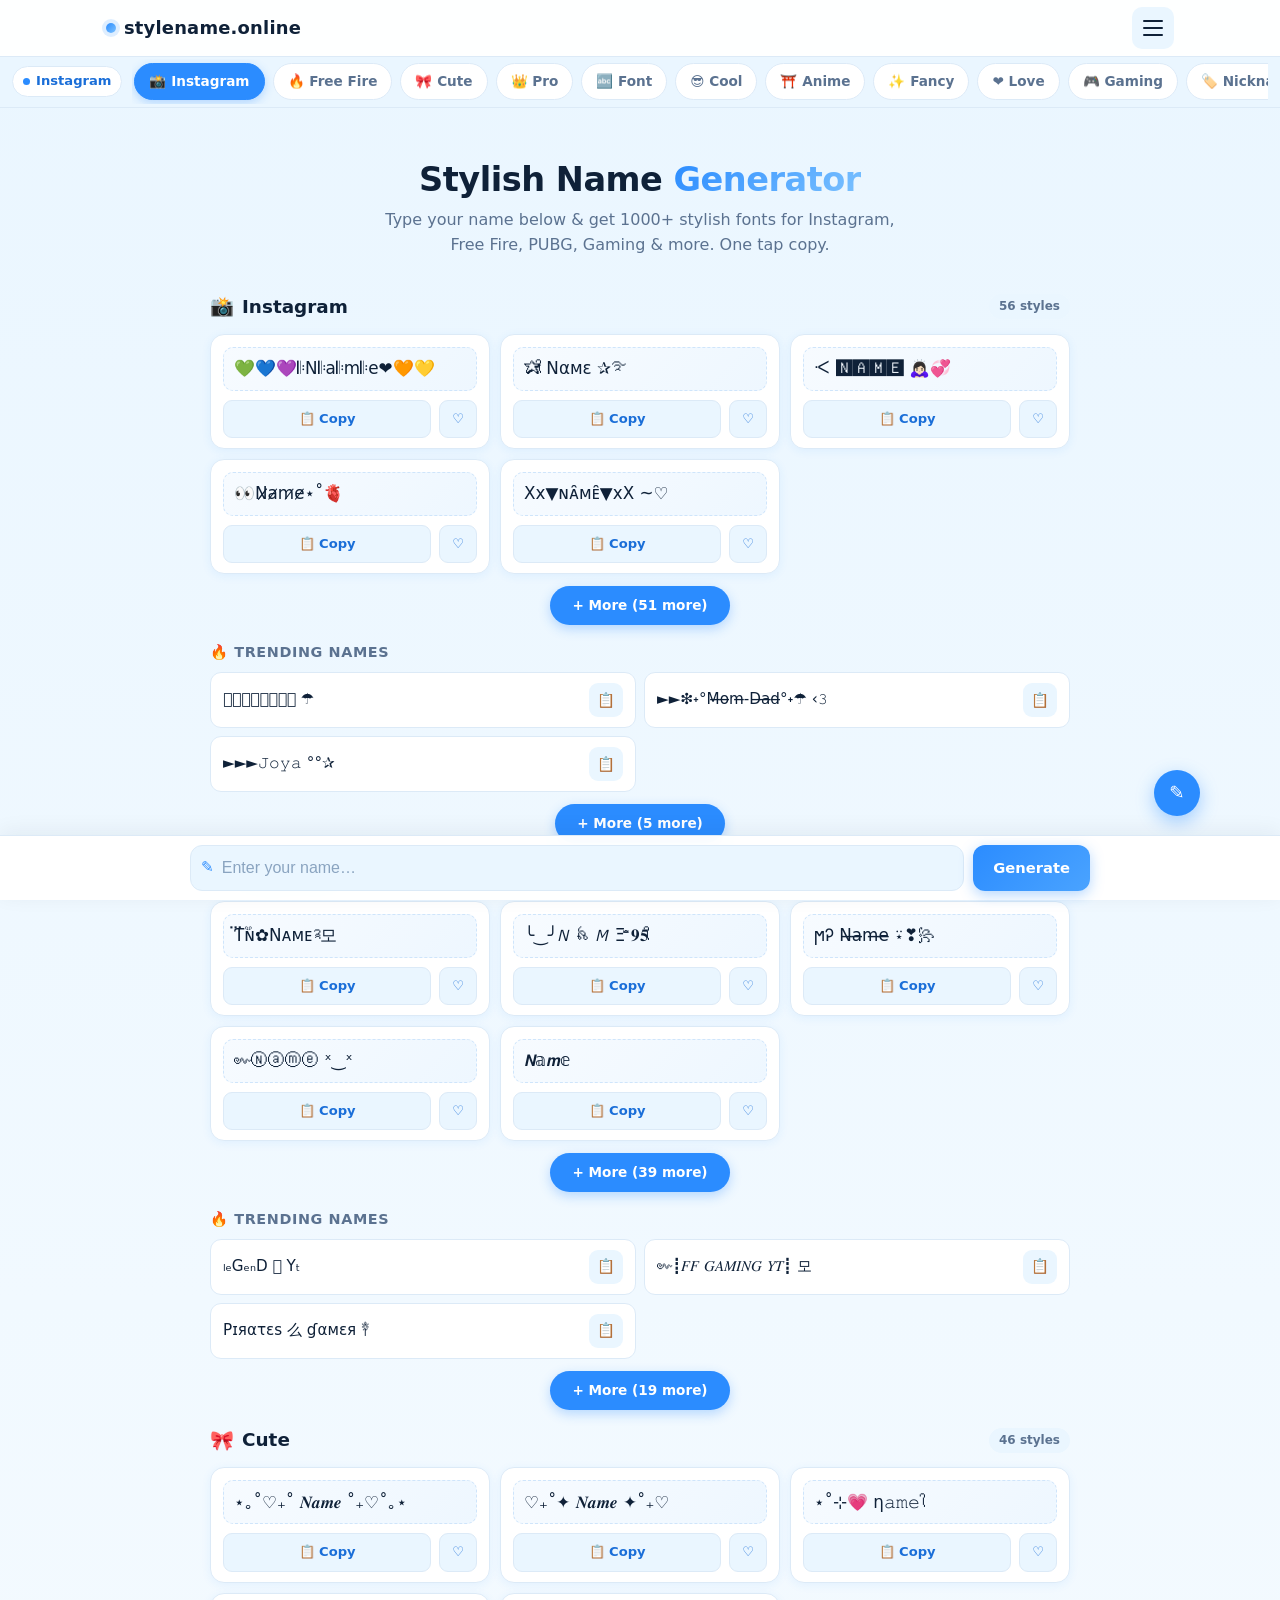
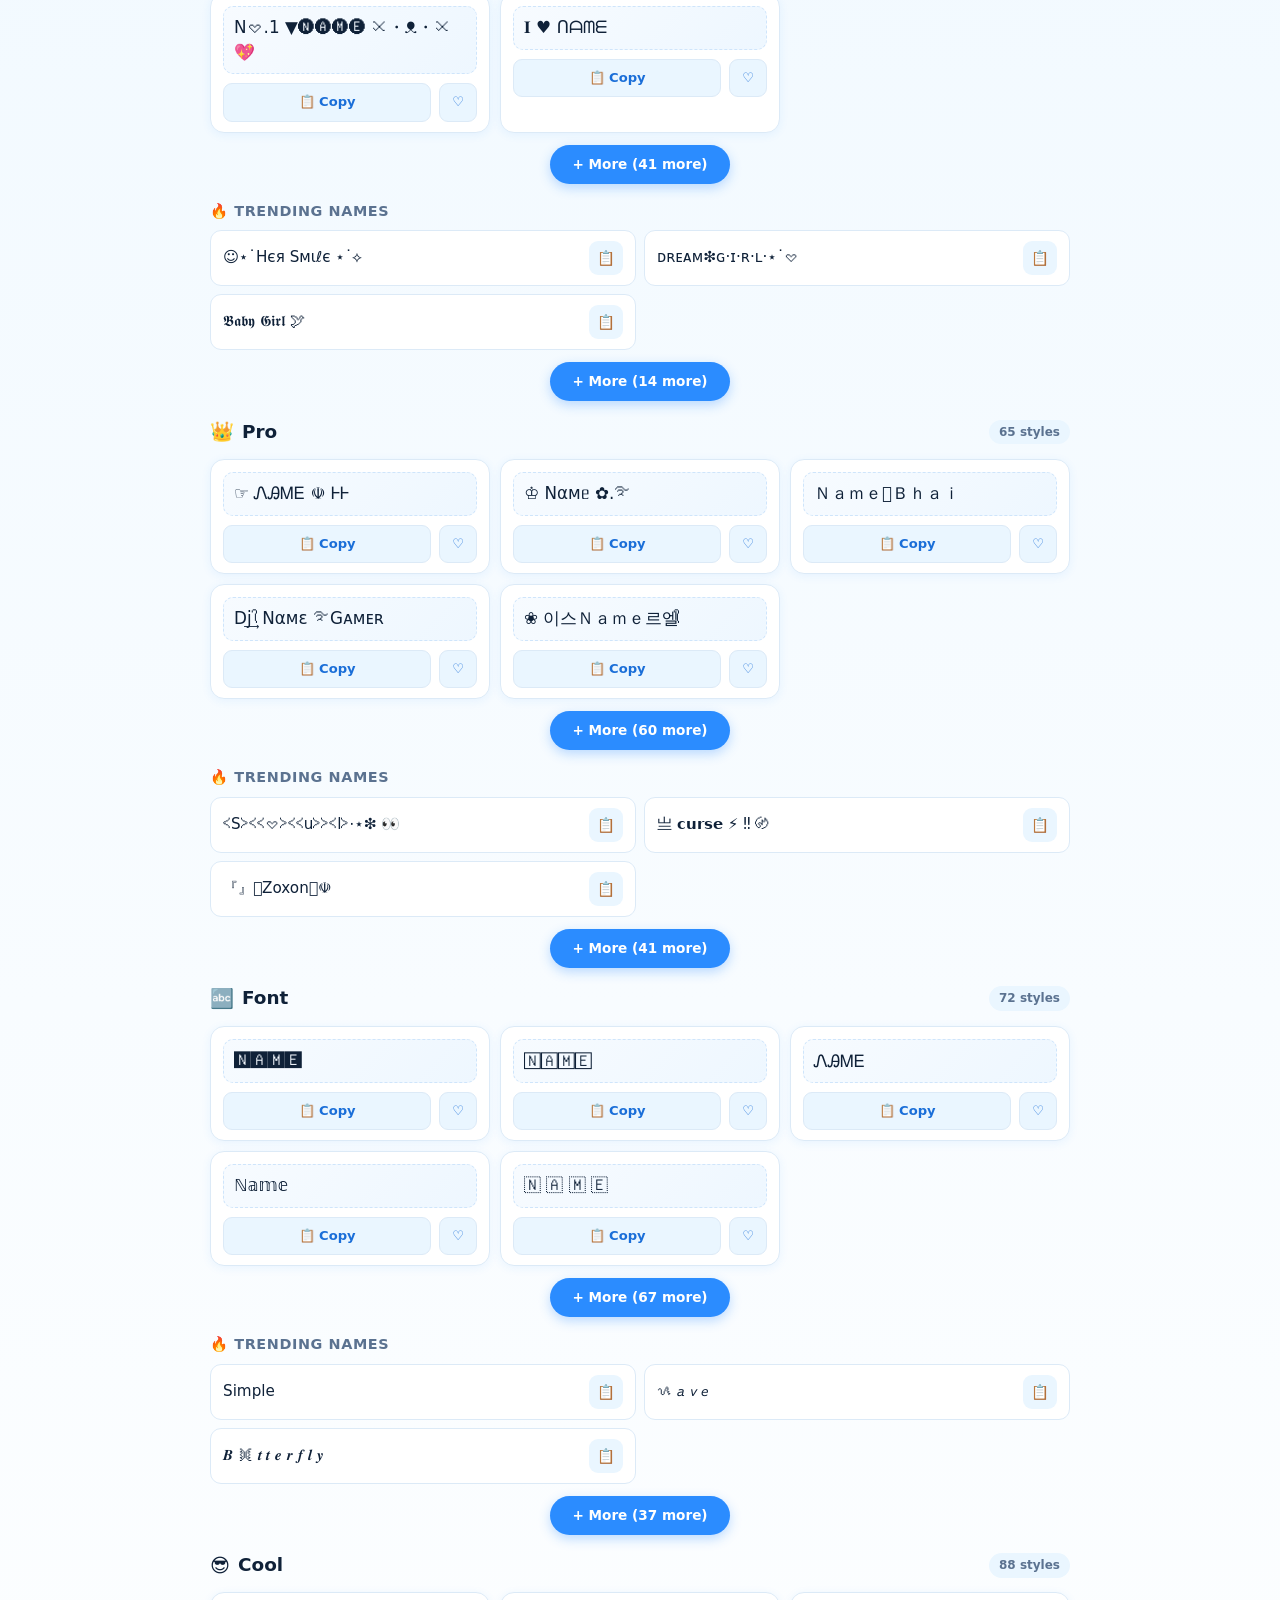
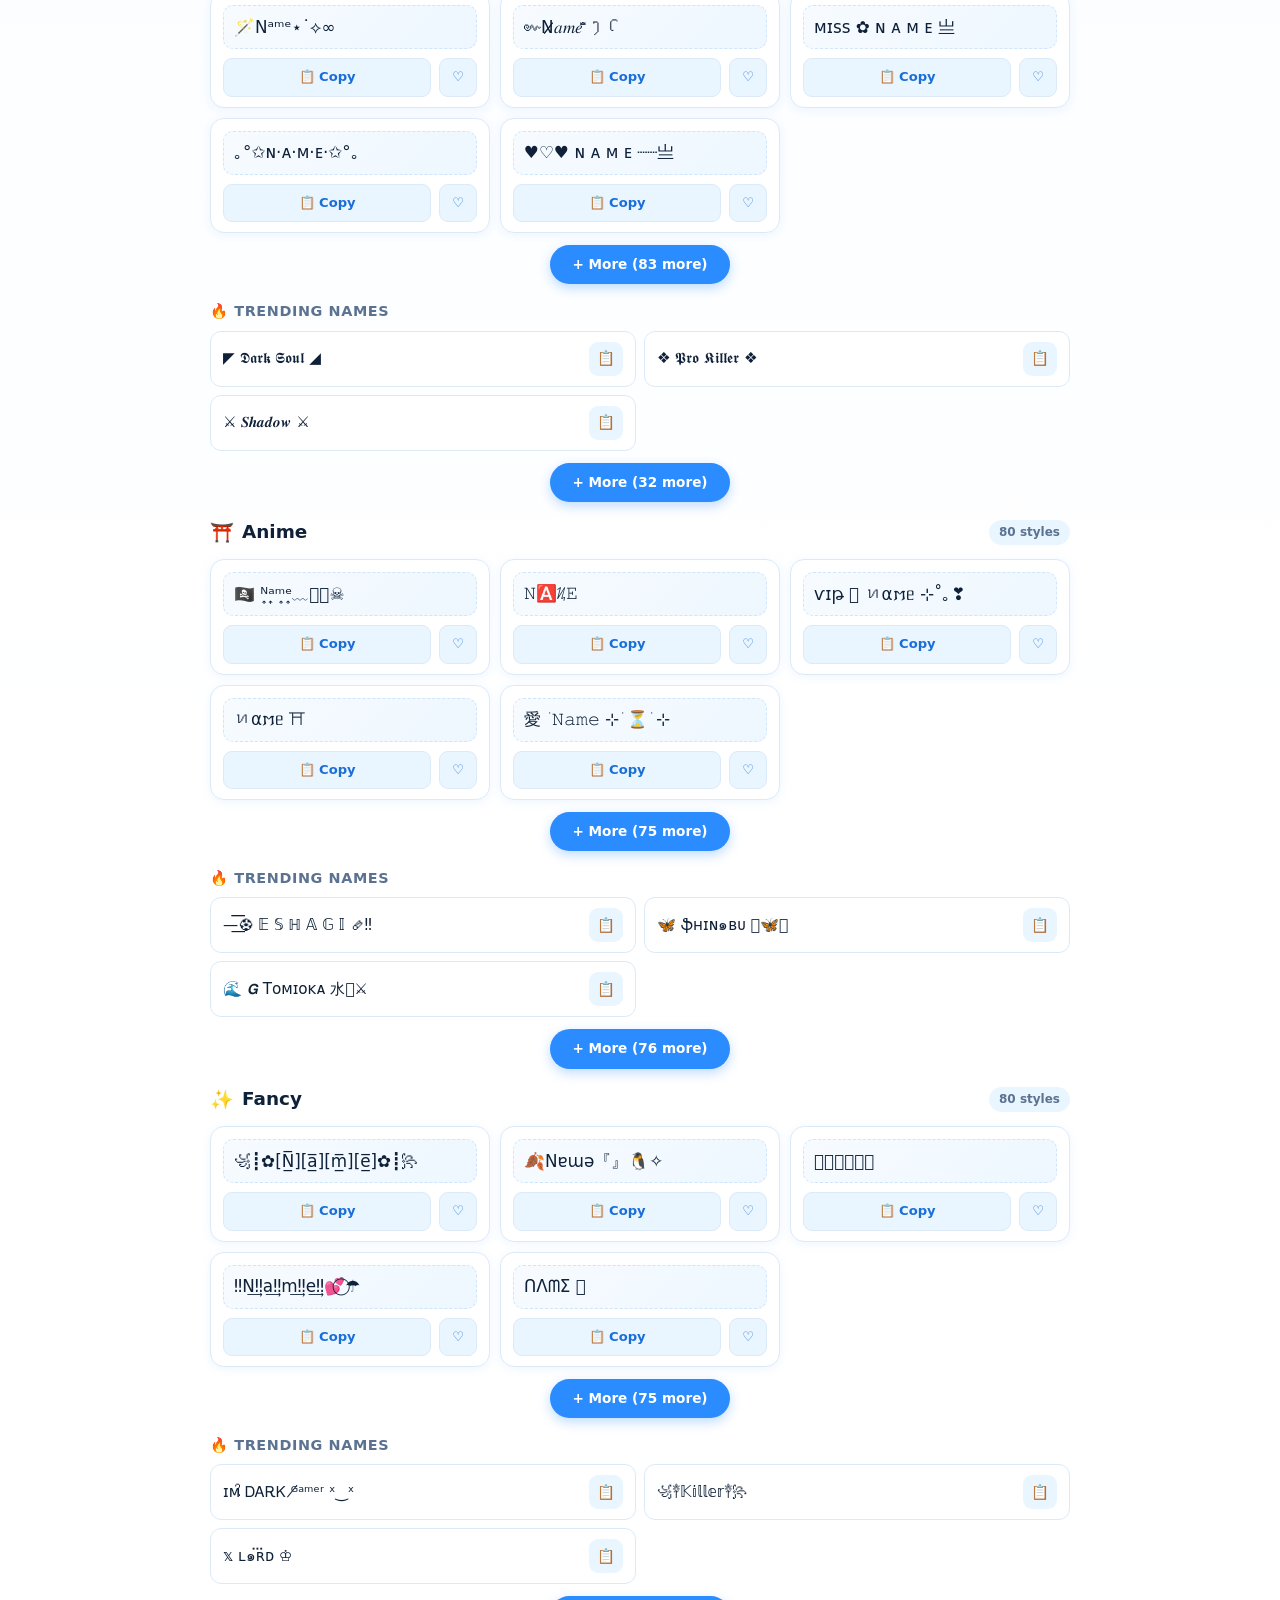
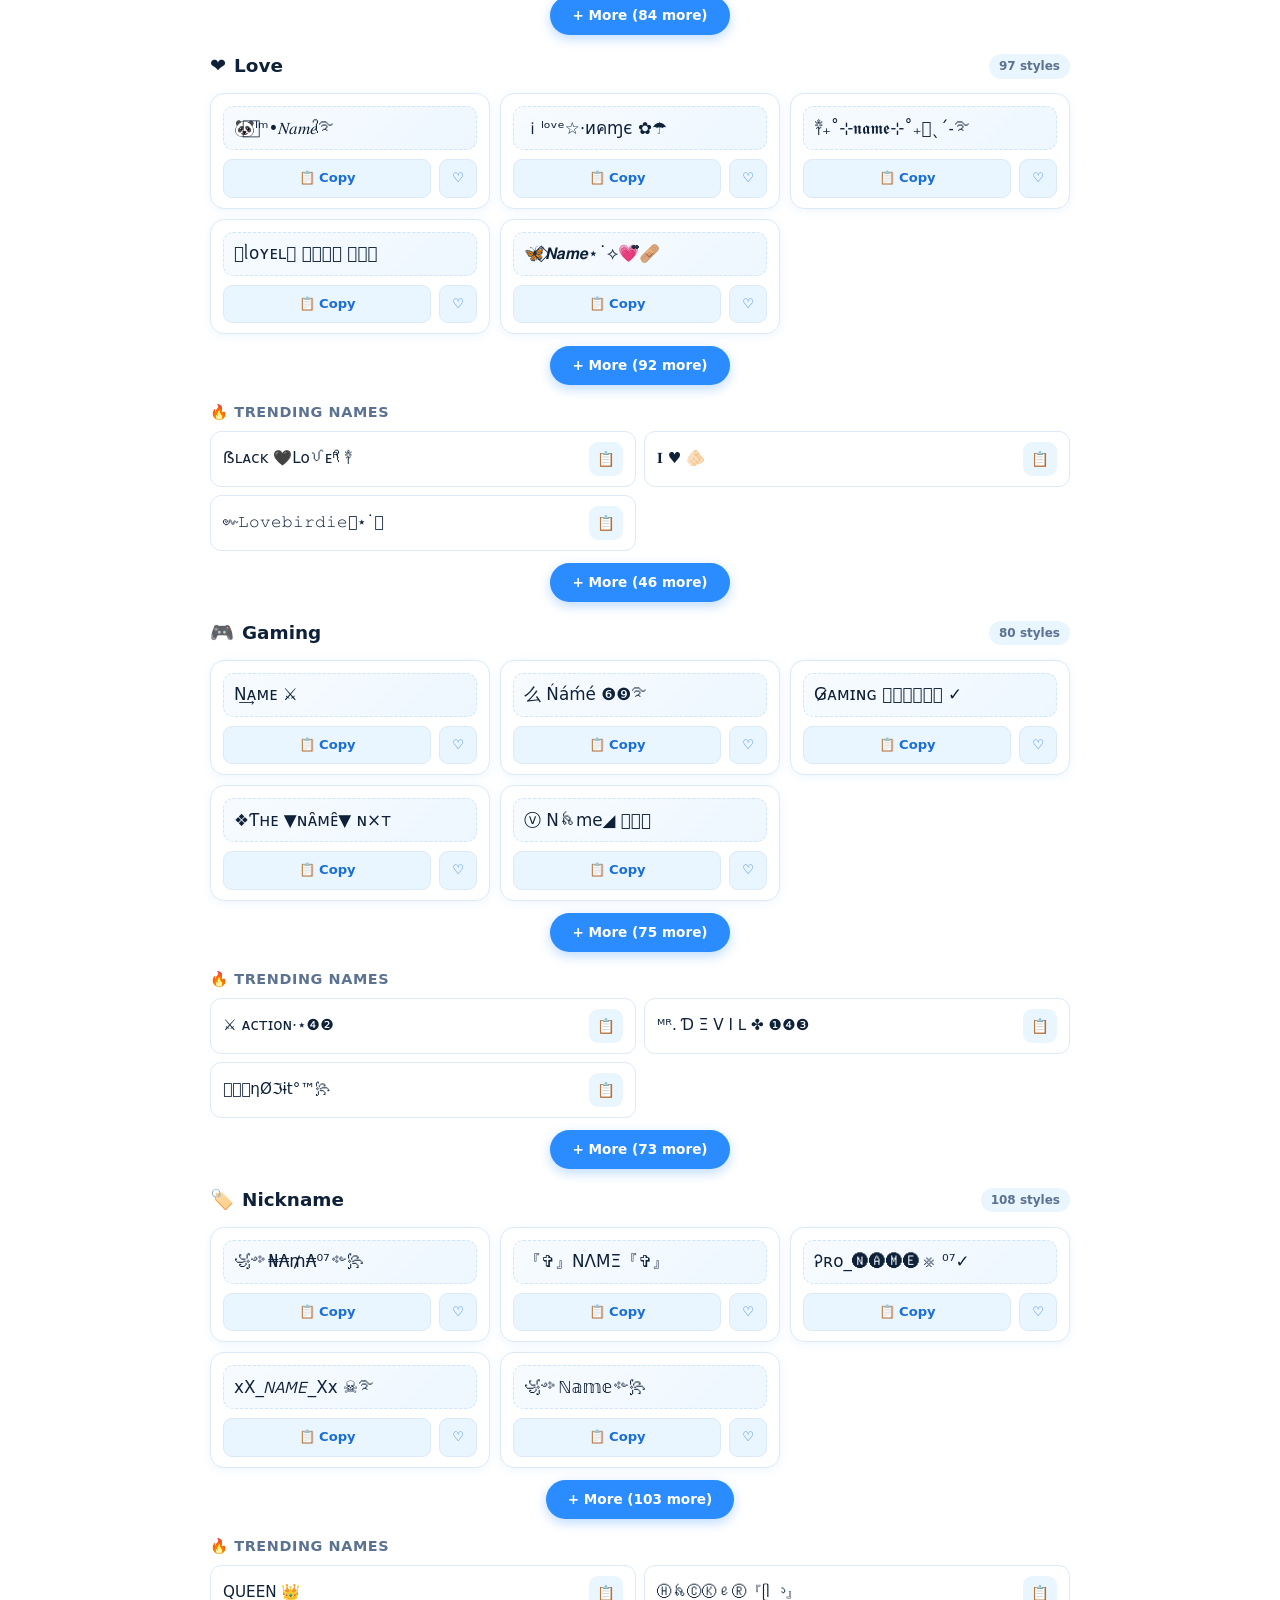
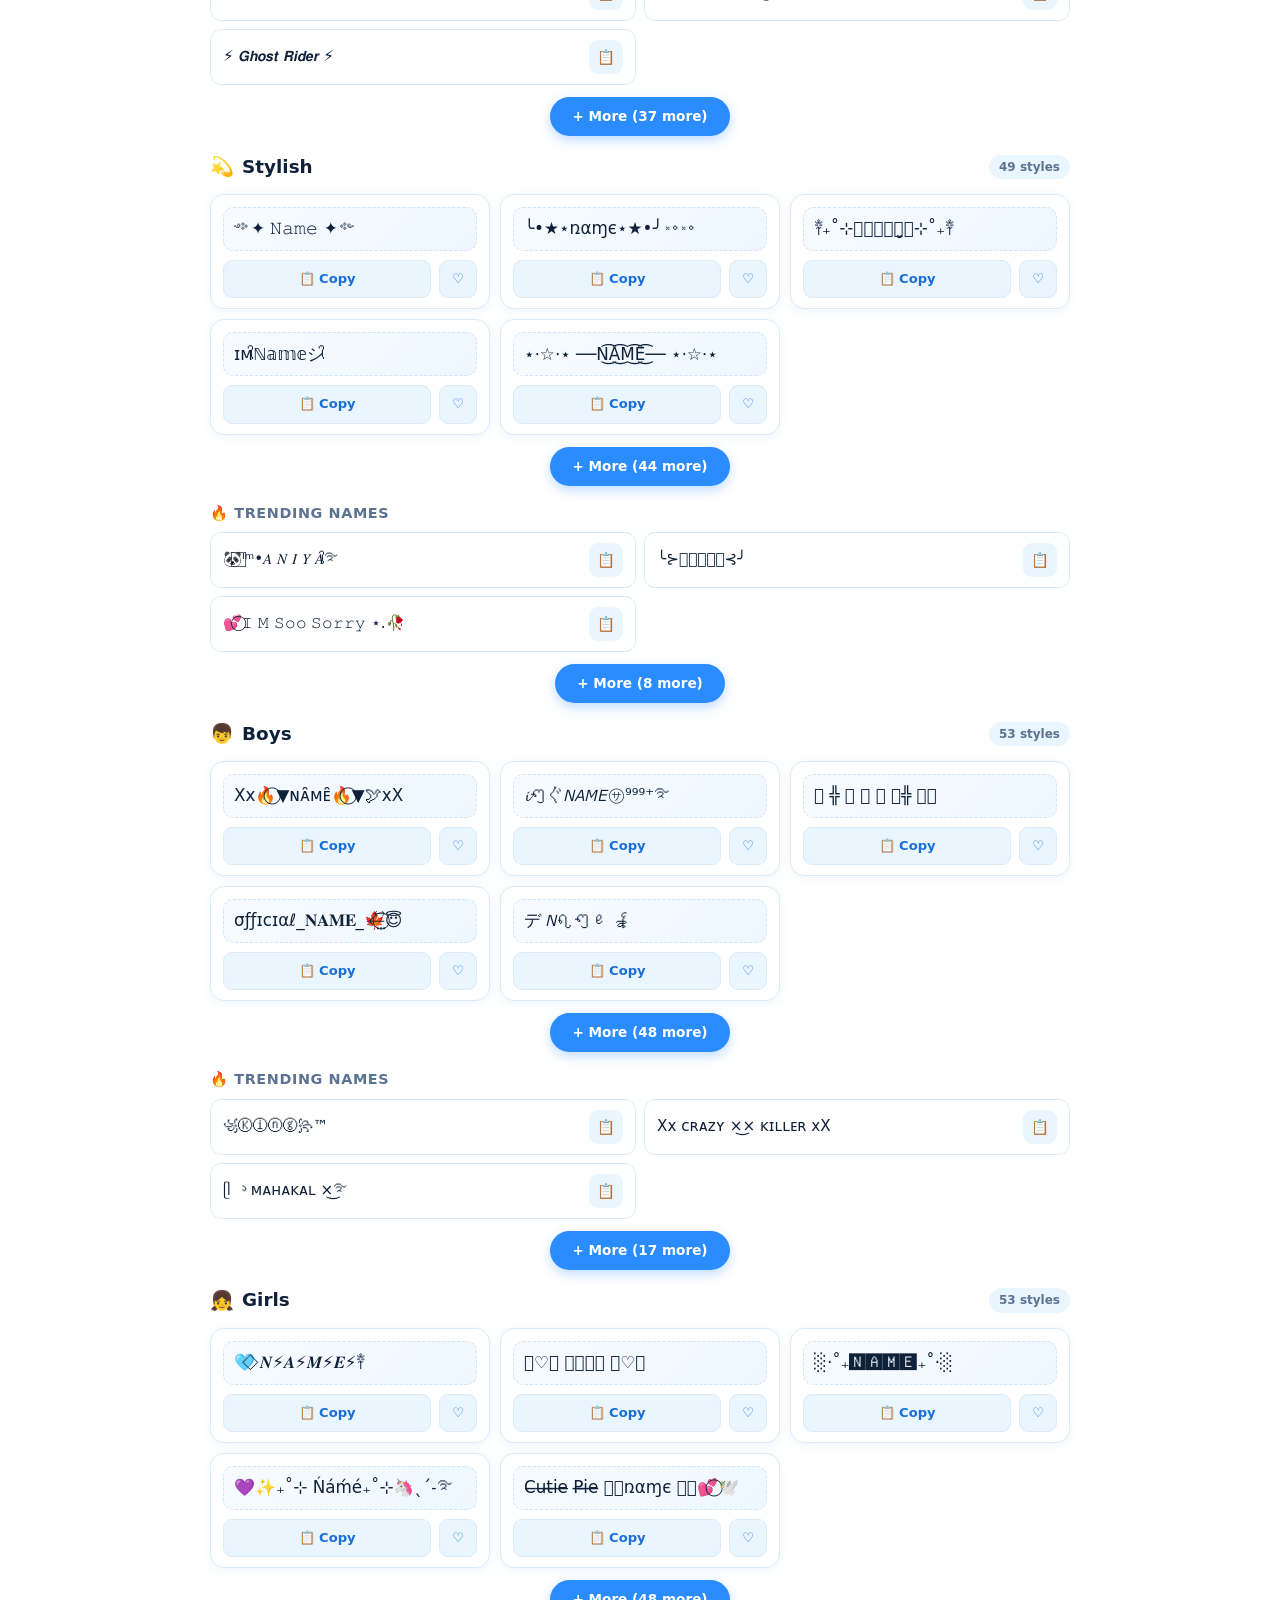
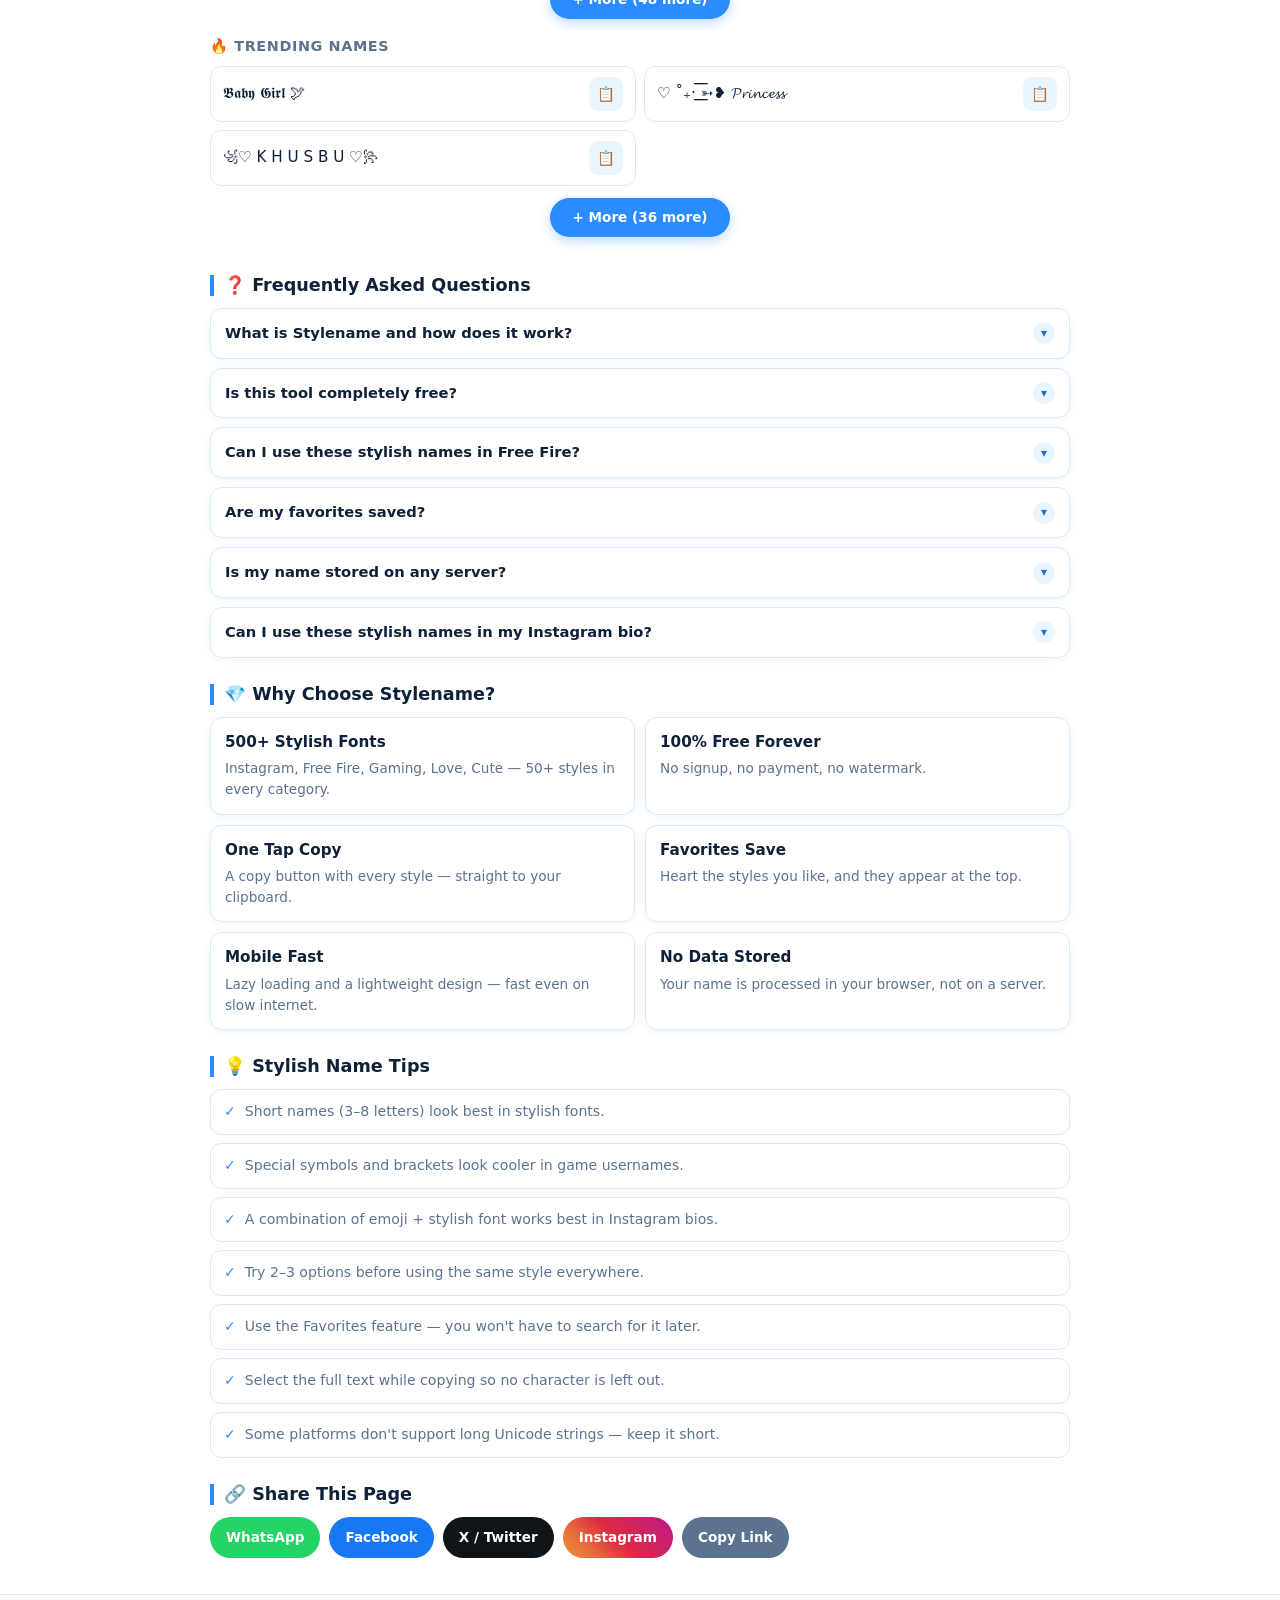
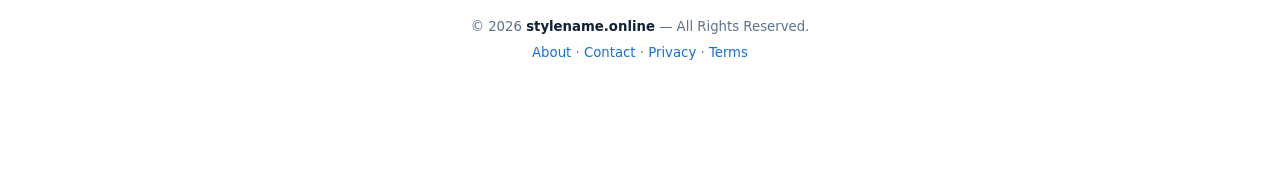
<file: index.html>
<!DOCTYPE html>
<html lang="en">
<head>
 <meta name="google-site-verification" content="-A2TM0O0LLWwvQS19-L1hu9vv6zQWv598u8ltBG8pI8">
<meta charset="UTF-8">
<meta name="viewport" content="width=device-width, initial-scale=1, viewport-fit=cover">
<title>Stylename.online —😍 𖣿⊹Ⓖⓔⓝⓔⓡⓐⓣⓔ ꜱᴛʏʟɪꜱʜ Ⓝⓘⓒⓚⓝⓐⓜⓔⓢ࿐</title>
<meta name="description" content="Free stylish name generator. Create cool, cute, pro & fancy stylish names for Instagram, Free Fire, PUBG, gaming and social media. 500+ fonts, one tap copy.">
<meta name="keywords" content="stylish name, stylish name generator, free fire stylish name, instagram stylish name, cool name font, fancy name, gaming name">
<meta name="theme-color" content="#eaf6ff">
<meta name="robots" content="index, follow">
<link rel="canonical" href="https://stylename.online/">

<meta property="og:type" content="website">
<meta property="og:title" content="Stylename.online — Stylish Name Generator">
<meta property="og:description" content="Create Unlimited stylish names for Instagram, Free Fire & gaming. One tap copy.">
<meta property="og:url" content="https://stylename.online/">
<meta name="twitter:card" content="summary_large_image">
 <link rel="icon" type="image/png" href="favicon1.png">
<link rel="apple-touch-icon" href="favicon.png">

<link rel="stylesheet" href="style.css">
</head>
<body>

<!-- ============ NAVBAR ============ -->
<header class="nav" id="nav">
  <div class="nav-inner">
    <a class="brand" href="#top">
      <span class="brand-dot"></span><span id="brandName">stylename.online</span>
    </a>
    <button class="menu-btn" id="menuBtn" aria-label="Open menu" aria-expanded="false">
      <span></span><span></span><span></span>
    </button>
  </div>
  <nav class="drawer" id="drawer" hidden>
  <a href="about.html">About Us</a>
  <a href="contact.html">Contact</a>
  <a href="privacy.html">Privacy Policy</a>
  <a href="terms.html">Terms &amp; Conditions</a>
  <a href="#faq">FAQ</a>
</nav>
</header>

<!-- ============ CATEGORY BAR ============ -->
<div class="catbar" id="catbar">
  <div class="cat-current">
    <span class="pulse"></span><span id="catCurrent">Instagram</span>
  </div>
  <div class="cat-scroll" id="catScroll"></div>
</div>

<main id="main">

  <!-- ============ HERO ============ -->
  <section class="hero" id="top">
    <h1>Stylish Name <span>Generator</span></h1>
    <p>Type your name below &amp; get 1000+ stylish fonts for Instagram, Free Fire, PUBG, Gaming &amp; more. One tap copy.</p>
  </section>

  <!-- ============ FAVORITES ============ -->
  <section class="fav-wrap" id="favWrap" hidden>
    <h2 class="sec-title">⭐ Your Favorites</h2>
    <div class="style-grid" id="favList"></div>
  </section>

  <!-- ============ CATEGORY SECTIONS (lazy) ============ -->
  <div id="sections"></div>

  <!-- ============ FAQ ============ -->
  <section class="page-block" id="faq">
    <h2 class="sec-title">❓ Frequently Asked Questions</h2>
    <div id="faqList" class="faq-list"></div>
  </section>

  <!-- ============ WHY CHOOSE ============ -->
  <section class="page-block" id="why">
    <h2 class="sec-title">💎 Why Choose Stylename?</h2>
    <div id="whyList" class="why-grid"></div>
  </section>

  <!-- ============ TIPS ============ -->
  <section class="page-block" id="tips">
    <h2 class="sec-title">💡 Stylish Name Tips</h2>
    <ul id="tipList" class="tip-list"></ul>
  </section>


  <!-- ============ SHARE ============ -->
  <section class="page-block" id="share">
    <h2 class="sec-title">🔗 Share This Page</h2>
    <div class="share-row" id="shareRow"></div>
  </section>


</main>

<footer class="footer">
  <p>© <span id="year"></span> <strong>stylename.online</strong> — All Rights Reserved.</p>
  <p class="foot-links">
  <a href="about.html">About</a> · <a href="contact.html">Contact</a> ·
  <a href="privacy.html">Privacy</a> · <a href="terms.html">Terms</a>
</p>
</footer>

<!-- ============ FLOATING BUTTONS ============ -->
<button class="fab fab-top" id="topBtn" aria-label="Scroll to top">↑</button>
<button class="fab fab-add" id="addBtn" aria-label="Add your name">✎</button>

<!-- ============ STICKY BOTTOM BAR ============ -->
<div class="bottom-bar" id="bottomBar">
  <div class="bb-inner">
    <label class="bb-input">
      <span class="bb-icon" aria-hidden="true">✎</span>
      <input type="text" id="nameInput" placeholder="Enter your name…" maxlength="22"
             autocomplete="off" autocapitalize="words" spellcheck="false" aria-label="Your name">
      <button type="button" class="bb-clear" id="clearBtn" aria-label="Clear">✕</button>
    </label>
    <button type="button" class="bb-btn" id="genBtn">Generate</button>
  </div>
</div>

<script src="data.js" defer></script>
<script src="script.js" defer></script>
</body>
</html>
</file>
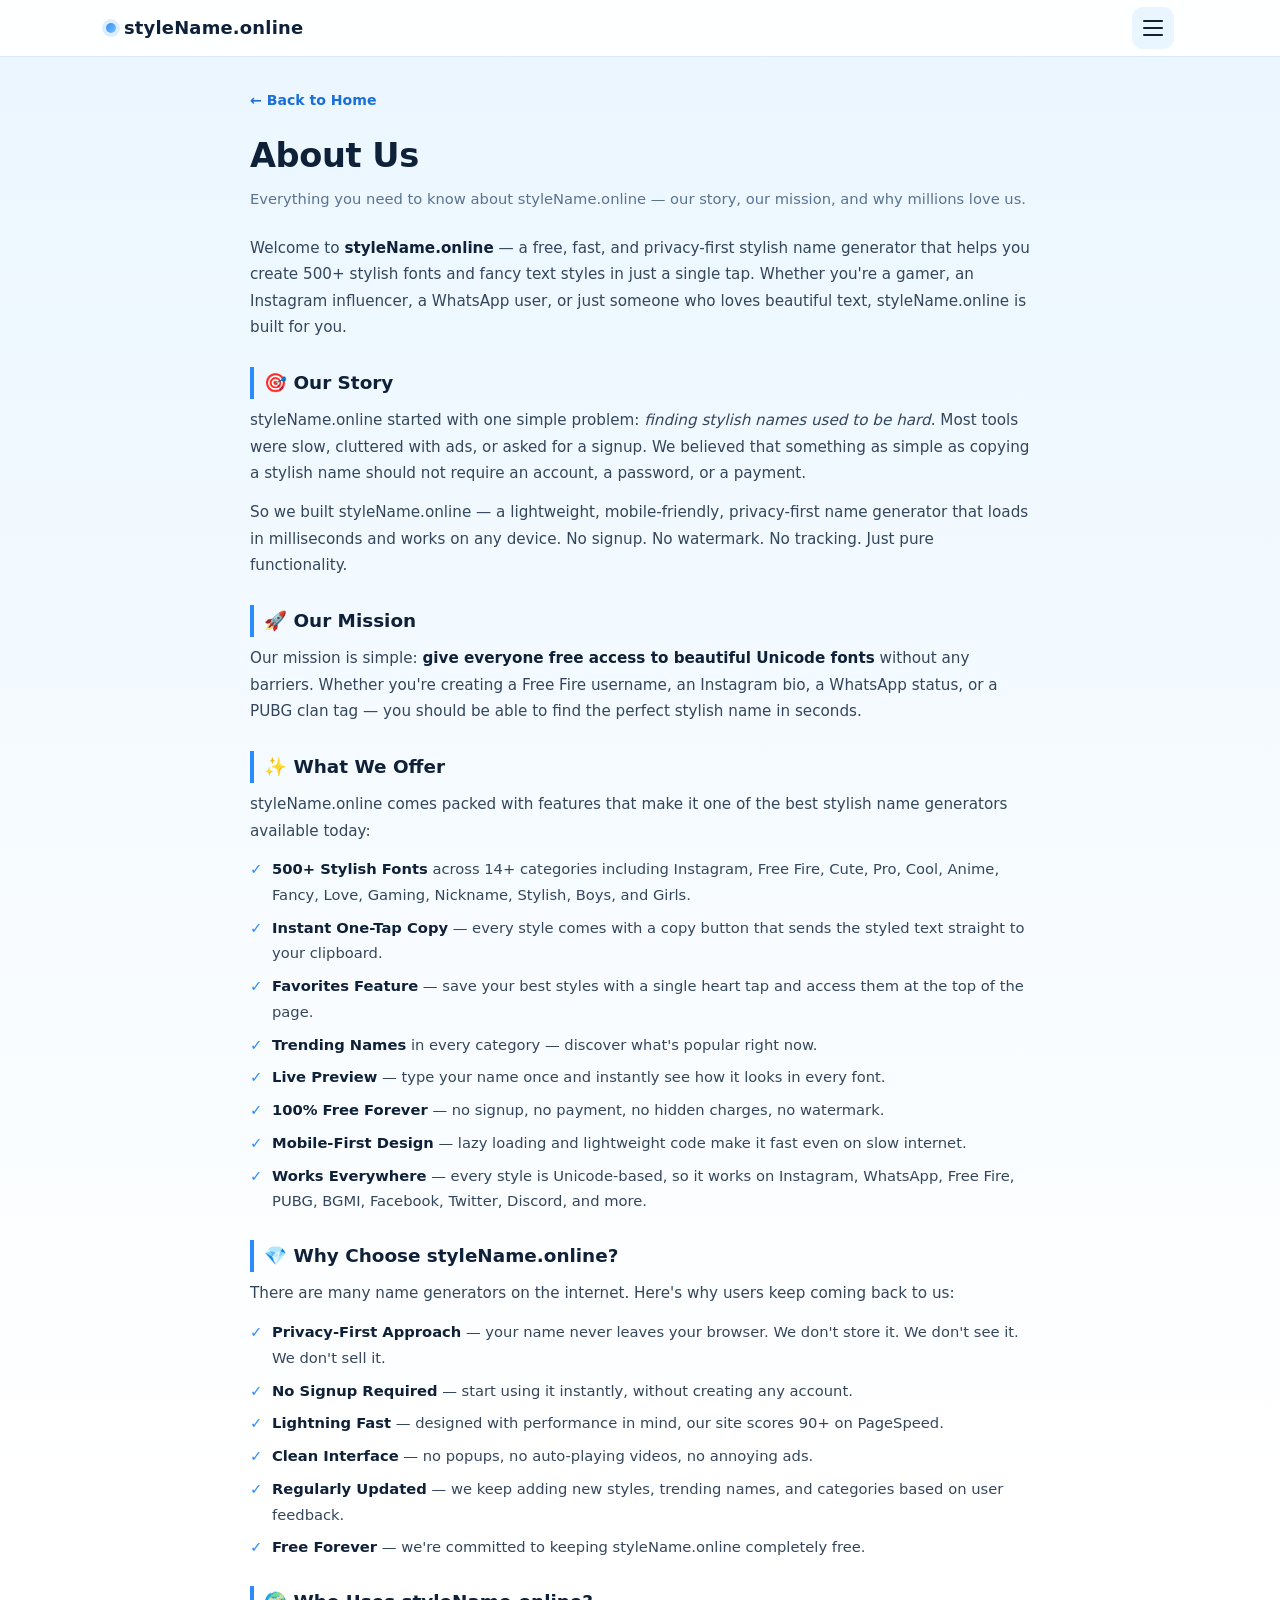
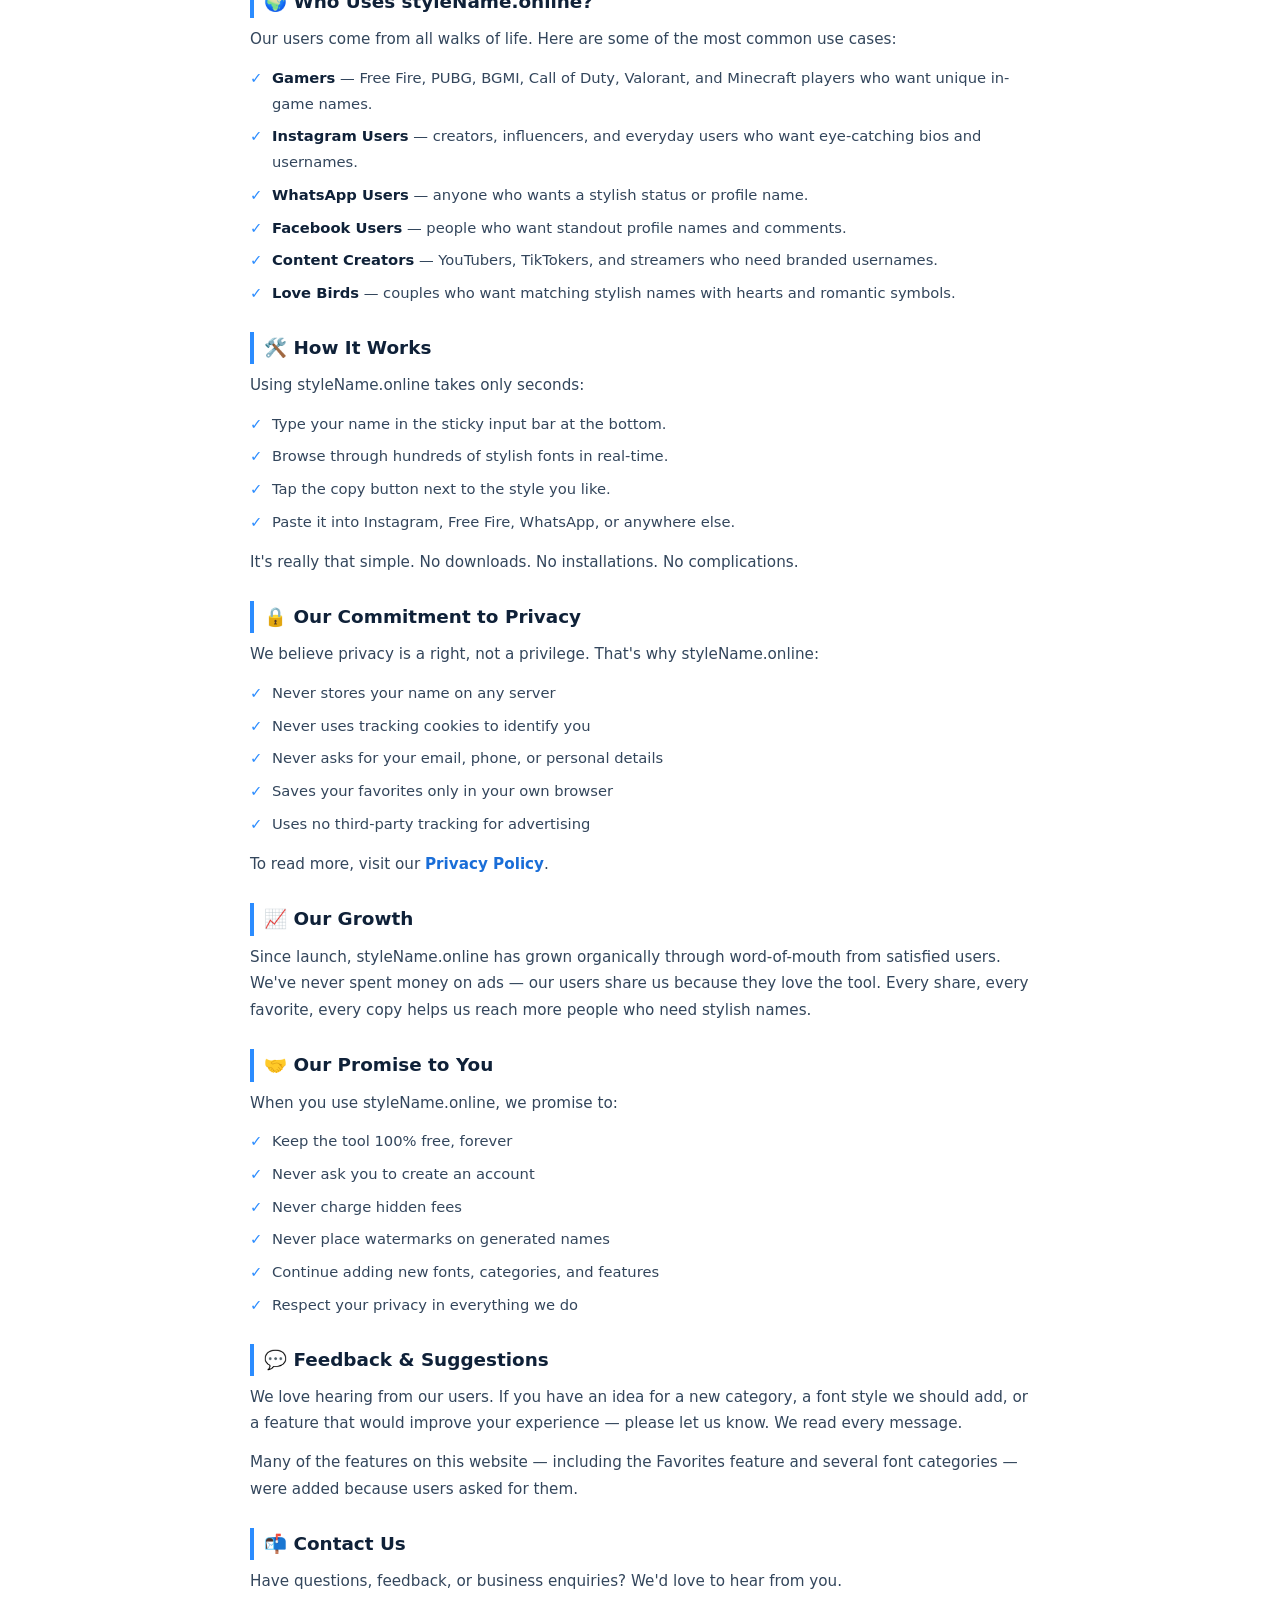
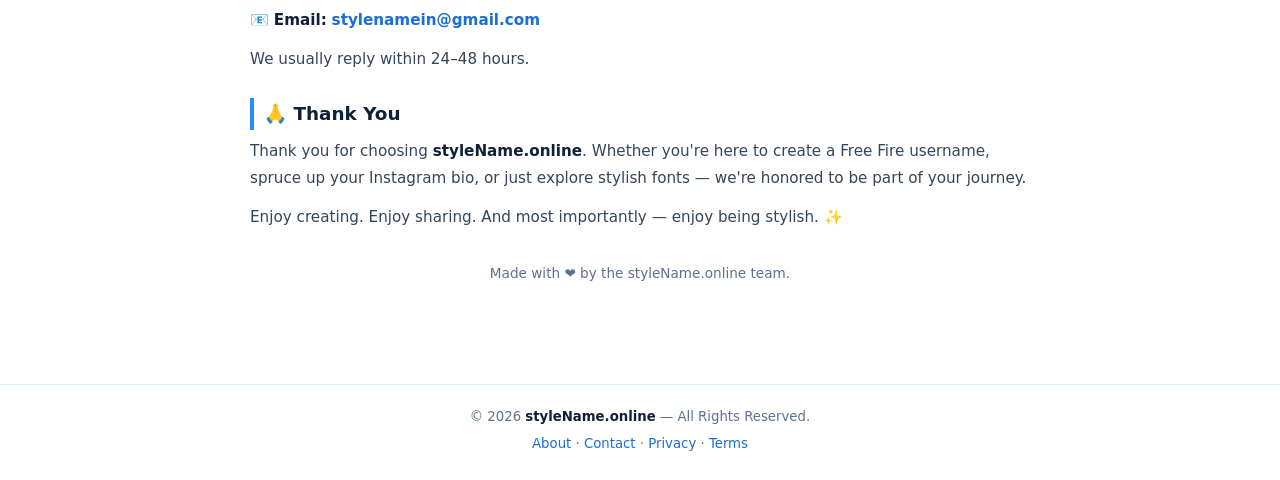
<file: about.html>
<!DOCTYPE html>
<html lang="en">
<head>
  <meta name="google-site-verification" content="-A2TM0O0LLWwvQS19-L1hu9vv6zQWv598u8ltBG8pI8">
<meta charset="UTF-8">
<meta name="viewport" content="width=device-width, initial-scale=1, viewport-fit=cover">
<title>About Us — styleName.online | Free Stylish Name Generator</title>
<meta name="description" content="Learn about styleName.online — a free, fast and privacy-first stylish name generator for Instagram, Free Fire, PUBG, Gaming and social media. 500+ Unicode fonts, one-tap copy.">
<meta name="keywords" content="about styleName.online, stylish name generator, free stylish fonts, Instagram name generator, Free Fire name generator, fancy text">
<meta name="author" content="styleName.online">
<meta name="robots" content="index, follow">
<meta name="theme-color" content="#eaf6ff">
<link rel="canonical" href="https://stylename.online/about.html">

<!-- Open Graph -->
<meta property="og:type" content="website">
<meta property="og:title" content="About Us — styleName.online">
<meta property="og:description" content="Learn about styleName.online — a free, fast and privacy-first stylish name generator for Instagram, Free Fire, PUBG and gaming.">
<meta property="og:url" content="https://stylename.online/about.html">
<meta property="og:site_name" content="styleName.online">

<!-- Twitter -->
<meta name="twitter:card" content="summary">
<meta name="twitter:title" content="About Us — styleName.online">
<meta name="twitter:description" content="Learn about styleName.online — a free, fast and privacy-first stylish name generator.">

<link rel="stylesheet" href="style.css">
</head>
<body class="page-body">

<!-- ============ NAVBAR ============ -->
<header class="nav" id="nav">
  <div class="nav-inner">
    <a class="brand" href="index.html">
      <span class="brand-dot"></span><span id="brandName">styleName.online</span>
    </a>
    <button class="menu-btn" id="menuBtn" aria-label="Open menu" aria-expanded="false">
      <span></span><span></span><span></span>
    </button>
  </div>
  <nav class="drawer" id="drawer" hidden>
    <a href="about.html">About Us</a>
    <a href="contact.html">Contact</a>
    <a href="privacy.html">Privacy Policy</a>
    <a href="terms.html">Terms &amp; Conditions</a>
    <a href="index.html#faq">FAQ</a>
  </nav>
</header>

<!-- ============ MAIN ============ -->
<main class="page-wrap">
  <a class="back-link" href="index.html">← Back to Home</a>

  <h1 class="page-title">About Us</h1>
  <p class="page-sub">Everything you need to know about styleName.online — our story, our mission, and why millions love us.</p>

  <div class="prose page-prose">

    <p>
      Welcome to <strong>styleName.online</strong> — a free, fast, and privacy-first stylish 
      name generator that helps you create 500+ stylish fonts and fancy text styles in 
      just a single tap. Whether you're a gamer, an Instagram influencer, a WhatsApp user, 
      or just someone who loves beautiful text, styleName.online is built for you.
    </p>

    <h2>🎯 Our Story</h2>
    <p>
      styleName.online started with one simple problem: <em>finding stylish names used to 
      be hard</em>. Most tools were slow, cluttered with ads, or asked for a signup. We 
      believed that something as simple as copying a stylish name should not require an 
      account, a password, or a payment.
    </p>
    <p>
      So we built styleName.online — a lightweight, mobile-friendly, privacy-first name 
      generator that loads in milliseconds and works on any device. No signup. No 
      watermark. No tracking. Just pure functionality.
    </p>

    <h2>🚀 Our Mission</h2>
    <p>
      Our mission is simple: <strong>give everyone free access to beautiful Unicode fonts</strong> 
      without any barriers. Whether you're creating a Free Fire username, an Instagram bio, 
      a WhatsApp status, or a PUBG clan tag — you should be able to find the perfect stylish 
      name in seconds.
    </p>

    <h2>✨ What We Offer</h2>
    <p>styleName.online comes packed with features that make it one of the best stylish name generators available today:</p>
    <ul class="prose-list">
      <li><strong>500+ Stylish Fonts</strong> across 14+ categories including Instagram, Free Fire, Cute, Pro, Cool, Anime, Fancy, Love, Gaming, Nickname, Stylish, Boys, and Girls.</li>
      <li><strong>Instant One-Tap Copy</strong> — every style comes with a copy button that sends the styled text straight to your clipboard.</li>
      <li><strong>Favorites Feature</strong> — save your best styles with a single heart tap and access them at the top of the page.</li>
      <li><strong>Trending Names</strong> in every category — discover what's popular right now.</li>
      <li><strong>Live Preview</strong> — type your name once and instantly see how it looks in every font.</li>
      <li><strong>100% Free Forever</strong> — no signup, no payment, no hidden charges, no watermark.</li>
      <li><strong>Mobile-First Design</strong> — lazy loading and lightweight code make it fast even on slow internet.</li>
      <li><strong>Works Everywhere</strong> — every style is Unicode-based, so it works on Instagram, WhatsApp, Free Fire, PUBG, BGMI, Facebook, Twitter, Discord, and more.</li>
    </ul>

    <h2>💎 Why Choose styleName.online?</h2>
    <p>There are many name generators on the internet. Here's why users keep coming back to us:</p>
    <ul class="prose-list">
      <li><strong>Privacy-First Approach</strong> — your name never leaves your browser. We don't store it. We don't see it. We don't sell it.</li>
      <li><strong>No Signup Required</strong> — start using it instantly, without creating any account.</li>
      <li><strong>Lightning Fast</strong> — designed with performance in mind, our site scores 90+ on PageSpeed.</li>
      <li><strong>Clean Interface</strong> — no popups, no auto-playing videos, no annoying ads.</li>
      <li><strong>Regularly Updated</strong> — we keep adding new styles, trending names, and categories based on user feedback.</li>
      <li><strong>Free Forever</strong> — we're committed to keeping styleName.online completely free.</li>
    </ul>

    <h2>🌍 Who Uses styleName.online?</h2>
    <p>Our users come from all walks of life. Here are some of the most common use cases:</p>
    <ul class="prose-list">
      <li><strong>Gamers</strong> — Free Fire, PUBG, BGMI, Call of Duty, Valorant, and Minecraft players who want unique in-game names.</li>
      <li><strong>Instagram Users</strong> — creators, influencers, and everyday users who want eye-catching bios and usernames.</li>
      <li><strong>WhatsApp Users</strong> — anyone who wants a stylish status or profile name.</li>
      <li><strong>Facebook Users</strong> — people who want standout profile names and comments.</li>
      <li><strong>Content Creators</strong> — YouTubers, TikTokers, and streamers who need branded usernames.</li>
      <li><strong>Love Birds</strong> — couples who want matching stylish names with hearts and romantic symbols.</li>
    </ul>

    <h2>🛠️ How It Works</h2>
    <p>Using styleName.online takes only seconds:</p>
    <ul class="prose-list">
      <li>Type your name in the sticky input bar at the bottom.</li>
      <li>Browse through hundreds of stylish fonts in real-time.</li>
      <li>Tap the copy button next to the style you like.</li>
      <li>Paste it into Instagram, Free Fire, WhatsApp, or anywhere else.</li>
    </ul>
    <p>
      It's really that simple. No downloads. No installations. No complications.
    </p>

    <h2>🔒 Our Commitment to Privacy</h2>
    <p>
      We believe privacy is a right, not a privilege. That's why styleName.online:
    </p>
    <ul class="prose-list">
      <li>Never stores your name on any server</li>
      <li>Never uses tracking cookies to identify you</li>
      <li>Never asks for your email, phone, or personal details</li>
      <li>Saves your favorites only in your own browser</li>
      <li>Uses no third-party tracking for advertising</li>
    </ul>
    <p>
      To read more, visit our <a href="privacy.html">Privacy Policy</a>.
    </p>

    <h2>📈 Our Growth</h2>
    <p>
      Since launch, styleName.online has grown organically through word-of-mouth from 
      satisfied users. We've never spent money on ads — our users share us because they 
      love the tool. Every share, every favorite, every copy helps us reach more people 
      who need stylish names.
    </p>

    <h2>🤝 Our Promise to You</h2>
    <p>When you use styleName.online, we promise to:</p>
    <ul class="prose-list">
      <li>Keep the tool 100% free, forever</li>
      <li>Never ask you to create an account</li>
      <li>Never charge hidden fees</li>
      <li>Never place watermarks on generated names</li>
      <li>Continue adding new fonts, categories, and features</li>
      <li>Respect your privacy in everything we do</li>
    </ul>

    <h2>💬 Feedback &amp; Suggestions</h2>
    <p>
      We love hearing from our users. If you have an idea for a new category, a font style 
      we should add, or a feature that would improve your experience — please let us know. 
      We read every message.
    </p>
    <p>
      Many of the features on this website — including the Favorites feature and several 
      font categories — were added because users asked for them.
    </p>

    <h2>📬 Contact Us</h2>
    <p>
      Have questions, feedback, or business enquiries? We'd love to hear from you.
    </p>
    <p>
      📧 <strong>Email:</strong> 
      <a href="mailto:stylenamein@gmail.com">stylenamein@gmail.com</a>
    </p>
    <p>
      We usually reply within 24–48 hours.
    </p>

    <h2>🙏 Thank You</h2>
    <p>
      Thank you for choosing <strong>styleName.online</strong>. Whether you're here to 
      create a Free Fire username, spruce up your Instagram bio, or just explore stylish 
      fonts — we're honored to be part of your journey.
    </p>
    <p>
      Enjoy creating. Enjoy sharing. And most importantly — enjoy being stylish. ✨
    </p>

    <p style="margin-top:32px;font-size:.85rem;color:#5b7290;text-align:center;">
      Made with ❤️ by the styleName.online team.
    </p>

  </div>
</main>

<!-- ============ FOOTER ============ -->
<footer class="footer">
  <p>© <span id="year"></span> <strong>styleName.online</strong> — All Rights Reserved.</p>
  <p class="foot-links">
    <a href="about.html">About</a> · <a href="contact.html">Contact</a> ·
    <a href="privacy.html">Privacy</a> · <a href="terms.html">Terms</a>
  </p>
</footer>

<script>
  document.getElementById('year').textContent = new Date().getFullYear();
  const menuBtn = document.getElementById('menuBtn');
  const drawer = document.getElementById('drawer');
  menuBtn.addEventListener('click', () => {
    const open = menuBtn.getAttribute('aria-expanded') === 'true';
    menuBtn.setAttribute('aria-expanded', String(!open));
    drawer.hidden = open;
  });
</script>
</body>
</html>
</file>
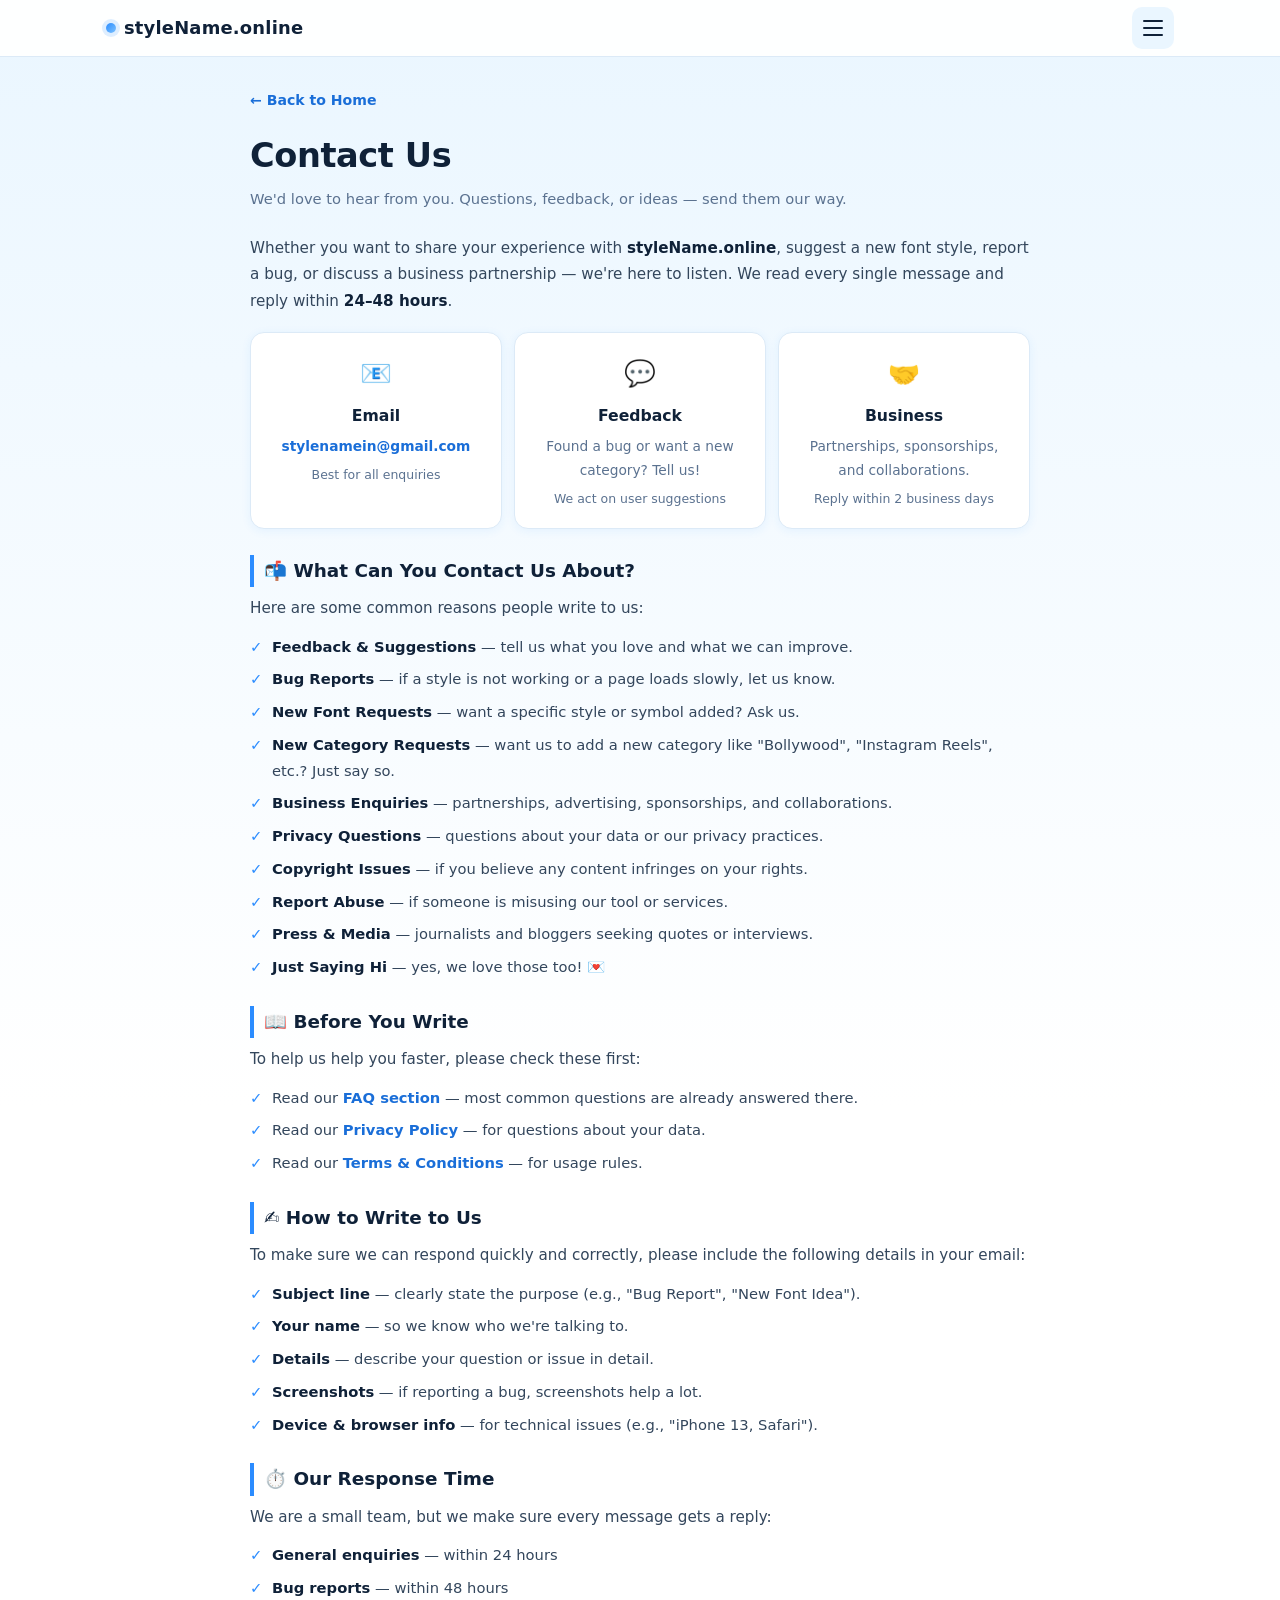
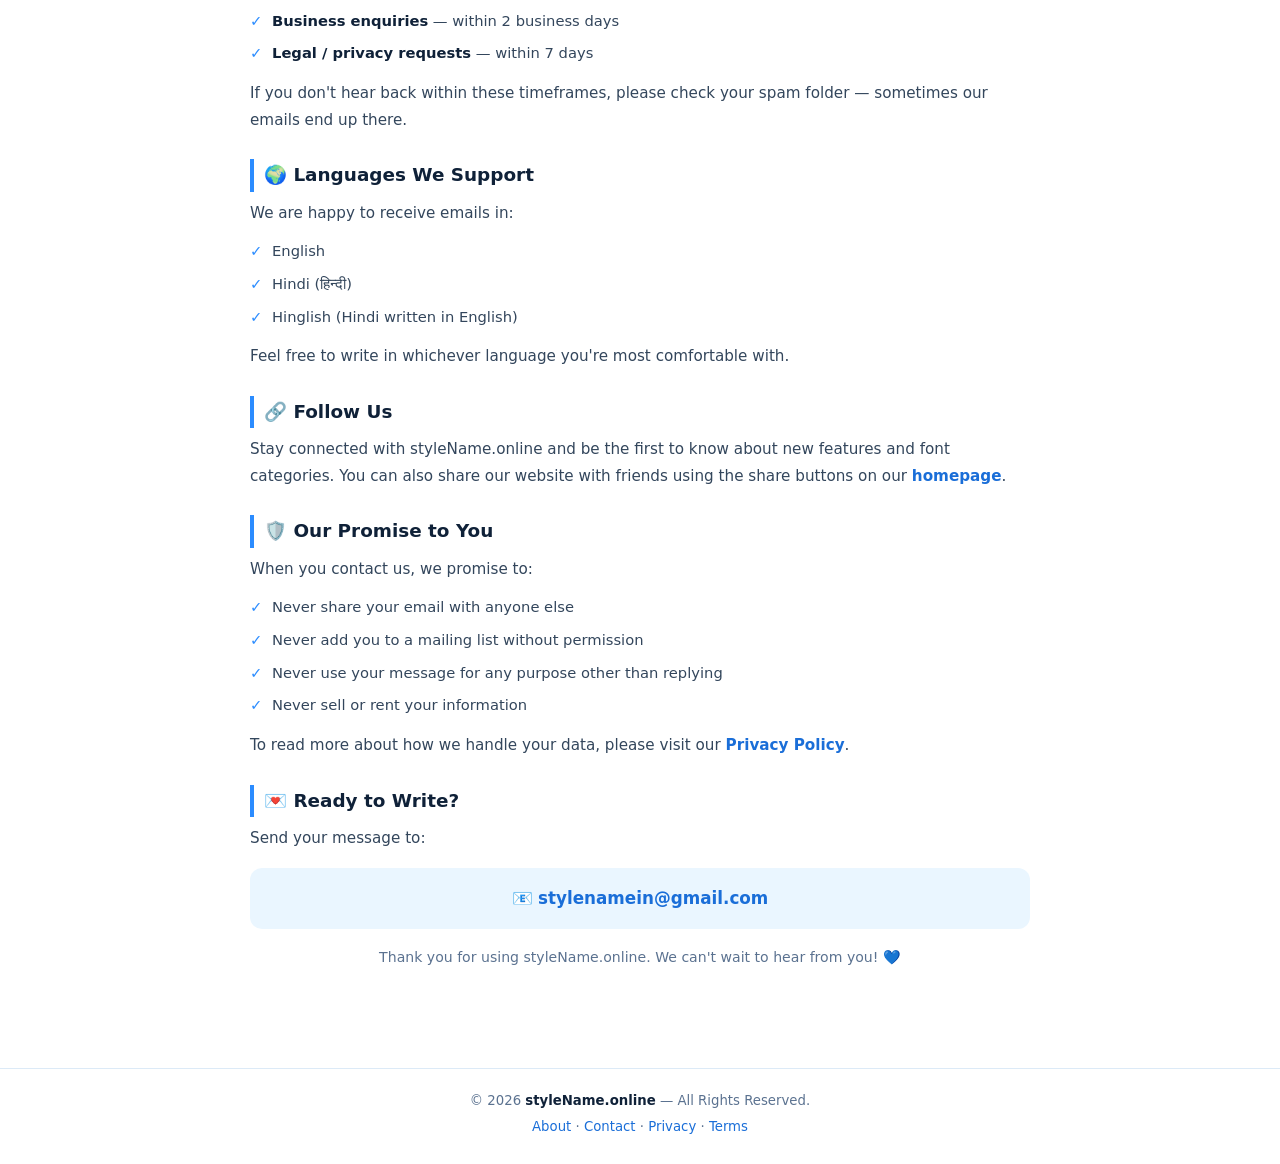
<file: contact.html>
<!DOCTYPE html>
<html lang="en">
<head>
  <meta name="google-site-verification" content="-A2TM0O0LLWwvQS19-L1hu9vv6zQWv598u8ltBG8pI8">
<meta charset="UTF-8">
<meta name="viewport" content="width=device-width, initial-scale=1, viewport-fit=cover">
<title>Contact Us — styleName.online | Get in Touch</title>
<meta name="description" content="Contact styleName.online. Send us your feedback, report a bug, suggest a new font, or make a business enquiry. We reply within 24–48 hours.">
<meta name="keywords" content="contact styleName.online, stylish name generator contact, feedback, business enquiry, report bug">
<meta name="author" content="styleName.online">
<meta name="robots" content="index, follow">
<meta name="theme-color" content="#eaf6ff">
<link rel="canonical" href="https://stylename.online/contact.html">

<!-- Open Graph -->
<meta property="og:type" content="website">
<meta property="og:title" content="Contact Us — styleName.online">
<meta property="og:description" content="Get in touch with styleName.online. We reply within 24–48 hours.">
<meta property="og:url" content="https://stylename.online/contact.html">
<meta property="og:site_name" content="styleName.online">

<!-- Twitter -->
<meta name="twitter:card" content="summary">
<meta name="twitter:title" content="Contact Us — styleName.online">
<meta name="twitter:description" content="Get in touch with styleName.online. We reply within 24–48 hours.">

<link rel="stylesheet" href="style.css">
</head>
<body class="page-body">

<!-- ============ NAVBAR ============ -->
<header class="nav" id="nav">
  <div class="nav-inner">
    <a class="brand" href="index.html">
      <span class="brand-dot"></span><span id="brandName">styleName.online</span>
    </a>
    <button class="menu-btn" id="menuBtn" aria-label="Open menu" aria-expanded="false">
      <span></span><span></span><span></span>
    </button>
  </div>
  <nav class="drawer" id="drawer" hidden>
    <a href="about.html">About Us</a>
    <a href="contact.html">Contact</a>
    <a href="privacy.html">Privacy Policy</a>
    <a href="terms.html">Terms &amp; Conditions</a>
    <a href="index.html#faq">FAQ</a>
  </nav>
</header>

<!-- ============ MAIN ============ -->
<main class="page-wrap">
  <a class="back-link" href="index.html">← Back to Home</a>

  <h1 class="page-title">Contact Us</h1>
  <p class="page-sub">We'd love to hear from you. Questions, feedback, or ideas — send them our way.</p>

  <div class="prose page-prose">

    <p>
      Whether you want to share your experience with <strong>styleName.online</strong>, 
      suggest a new font style, report a bug, or discuss a business partnership — we're 
      here to listen. We read every single message and reply within 
      <strong>24–48 hours</strong>.
    </p>

    <!-- ============ CONTACT CARDS ============ -->
    <div class="contact-cards">
      <div class="contact-card">
        <div class="contact-icon">📧</div>
        <h3>Email</h3>
        <p><a href="mailto:stylenamein@gmail.com">stylenamein@gmail.com</a></p>
        <p style="font-size:.78rem;margin-top:6px;">Best for all enquiries</p>
      </div>
      <div class="contact-card">
        <div class="contact-icon">💬</div>
        <h3>Feedback</h3>
        <p>Found a bug or want a new category? Tell us!</p>
        <p style="font-size:.78rem;margin-top:6px;">We act on user suggestions</p>
      </div>
      <div class="contact-card">
        <div class="contact-icon">🤝</div>
        <h3>Business</h3>
        <p>Partnerships, sponsorships, and collaborations.</p>
        <p style="font-size:.78rem;margin-top:6px;">Reply within 2 business days</p>
      </div>
    </div>

    <!-- ============ WHAT TO WRITE ABOUT ============ -->
    <h2>📬 What Can You Contact Us About?</h2>
    <p>Here are some common reasons people write to us:</p>
    <ul class="prose-list">
      <li><strong>Feedback &amp; Suggestions</strong> — tell us what you love and what we can improve.</li>
      <li><strong>Bug Reports</strong> — if a style is not working or a page loads slowly, let us know.</li>
      <li><strong>New Font Requests</strong> — want a specific style or symbol added? Ask us.</li>
      <li><strong>New Category Requests</strong> — want us to add a new category like "Bollywood", "Instagram Reels", etc.? Just say so.</li>
      <li><strong>Business Enquiries</strong> — partnerships, advertising, sponsorships, and collaborations.</li>
      <li><strong>Privacy Questions</strong> — questions about your data or our privacy practices.</li>
      <li><strong>Copyright Issues</strong> — if you believe any content infringes on your rights.</li>
      <li><strong>Report Abuse</strong> — if someone is misusing our tool or services.</li>
      <li><strong>Press &amp; Media</strong> — journalists and bloggers seeking quotes or interviews.</li>
      <li><strong>Just Saying Hi</strong> — yes, we love those too! 💌</li>
    </ul>

    <!-- ============ BEFORE YOU WRITE ============ -->
    <h2>📖 Before You Write</h2>
    <p>To help us help you faster, please check these first:</p>
    <ul class="prose-list">
      <li>Read our <a href="index.html#faq">FAQ section</a> — most common questions are already answered there.</li>
      <li>Read our <a href="privacy.html">Privacy Policy</a> — for questions about your data.</li>
      <li>Read our <a href="terms.html">Terms &amp; Conditions</a> — for usage rules.</li>
    </ul>

    <!-- ============ HOW TO WRITE ============ -->
    <h2>✍️ How to Write to Us</h2>
    <p>
      To make sure we can respond quickly and correctly, please include the following 
      details in your email:
    </p>
    <ul class="prose-list">
      <li><strong>Subject line</strong> — clearly state the purpose (e.g., "Bug Report", "New Font Idea").</li>
      <li><strong>Your name</strong> — so we know who we're talking to.</li>
      <li><strong>Details</strong> — describe your question or issue in detail.</li>
      <li><strong>Screenshots</strong> — if reporting a bug, screenshots help a lot.</li>
      <li><strong>Device &amp; browser info</strong> — for technical issues (e.g., "iPhone 13, Safari").</li>
    </ul>

    <!-- ============ RESPONSE TIME ============ -->
    <h2>⏱️ Our Response Time</h2>
    <p>We are a small team, but we make sure every message gets a reply:</p>
    <ul class="prose-list">
      <li><strong>General enquiries</strong> — within 24 hours</li>
      <li><strong>Bug reports</strong> — within 48 hours</li>
      <li><strong>Business enquiries</strong> — within 2 business days</li>
      <li><strong>Legal / privacy requests</strong> — within 7 days</li>
    </ul>
    <p>
      If you don't hear back within these timeframes, please check your spam folder — 
      sometimes our emails end up there.
    </p>

    <!-- ============ LANGUAGES ============ -->
    <h2>🌍 Languages We Support</h2>
    <p>
      We are happy to receive emails in:
    </p>
    <ul class="prose-list">
      <li>English</li>
      <li>Hindi (हिन्दी)</li>
      <li>Hinglish (Hindi written in English)</li>
    </ul>
    <p>
      Feel free to write in whichever language you're most comfortable with.
    </p>

    <!-- ============ SOCIAL ============ -->
    <h2>🔗 Follow Us</h2>
    <p>
      Stay connected with styleName.online and be the first to know about new features 
      and font categories. You can also share our website with friends using the 
      share buttons on our <a href="index.html">homepage</a>.
    </p>

    <!-- ============ NO SPAM PROMISE ============ -->
    <h2>🛡️ Our Promise to You</h2>
    <p>When you contact us, we promise to:</p>
    <ul class="prose-list">
      <li>Never share your email with anyone else</li>
      <li>Never add you to a mailing list without permission</li>
      <li>Never use your message for any purpose other than replying</li>
      <li>Never sell or rent your information</li>
    </ul>
    <p>
      To read more about how we handle your data, please visit our 
      <a href="privacy.html">Privacy Policy</a>.
    </p>

    <!-- ============ FINAL CTA ============ -->
    <h2>💌 Ready to Write?</h2>
    <p>
      Send your message to:
    </p>
    <p style="font-size:1.05rem;text-align:center;padding:16px;background:var(--sky);border-radius:12px;margin:16px 0;">
      📧 <strong><a href="mailto:stylenamein@gmail.com" style="color:var(--blue-dark);text-decoration:none;">stylenamein@gmail.com</a></strong>
    </p>
    <p style="text-align:center;color:var(--muted);font-size:.88rem;">
      Thank you for using styleName.online. We can't wait to hear from you! 💙
    </p>

  </div>
</main>

<!-- ============ FOOTER ============ -->
<footer class="footer">
  <p>© <span id="year"></span> <strong>styleName.online</strong> — All Rights Reserved.</p>
  <p class="foot-links">
    <a href="about.html">About</a> · <a href="contact.html">Contact</a> ·
    <a href="privacy.html">Privacy</a> · <a href="terms.html">Terms</a>
  </p>
</footer>

<script>
  document.getElementById('year').textContent = new Date().getFullYear();
  const menuBtn = document.getElementById('menuBtn');
  const drawer = document.getElementById('drawer');
  menuBtn.addEventListener('click', () => {
    const open = menuBtn.getAttribute('aria-expanded') === 'true';
    menuBtn.setAttribute('aria-expanded', String(!open));
    drawer.hidden = open;
  });
</script>
</body>
</html>
</file>
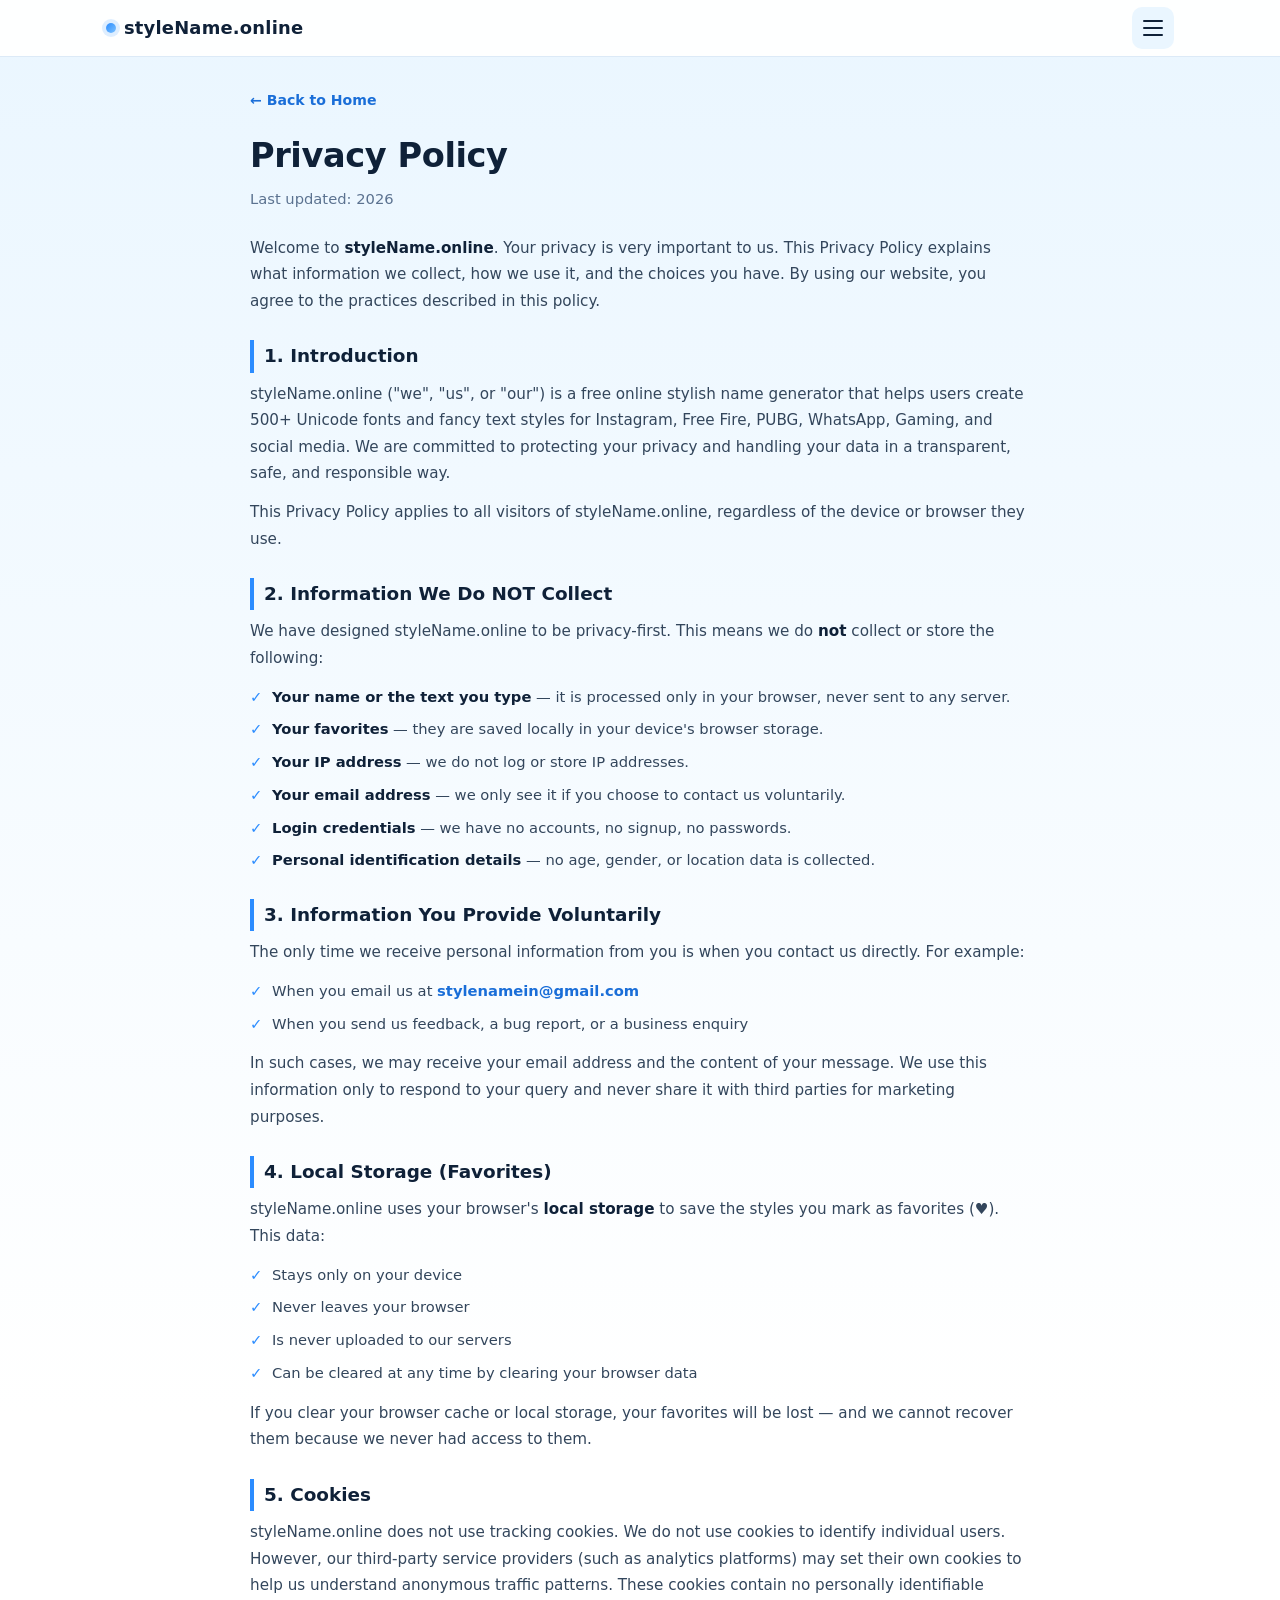
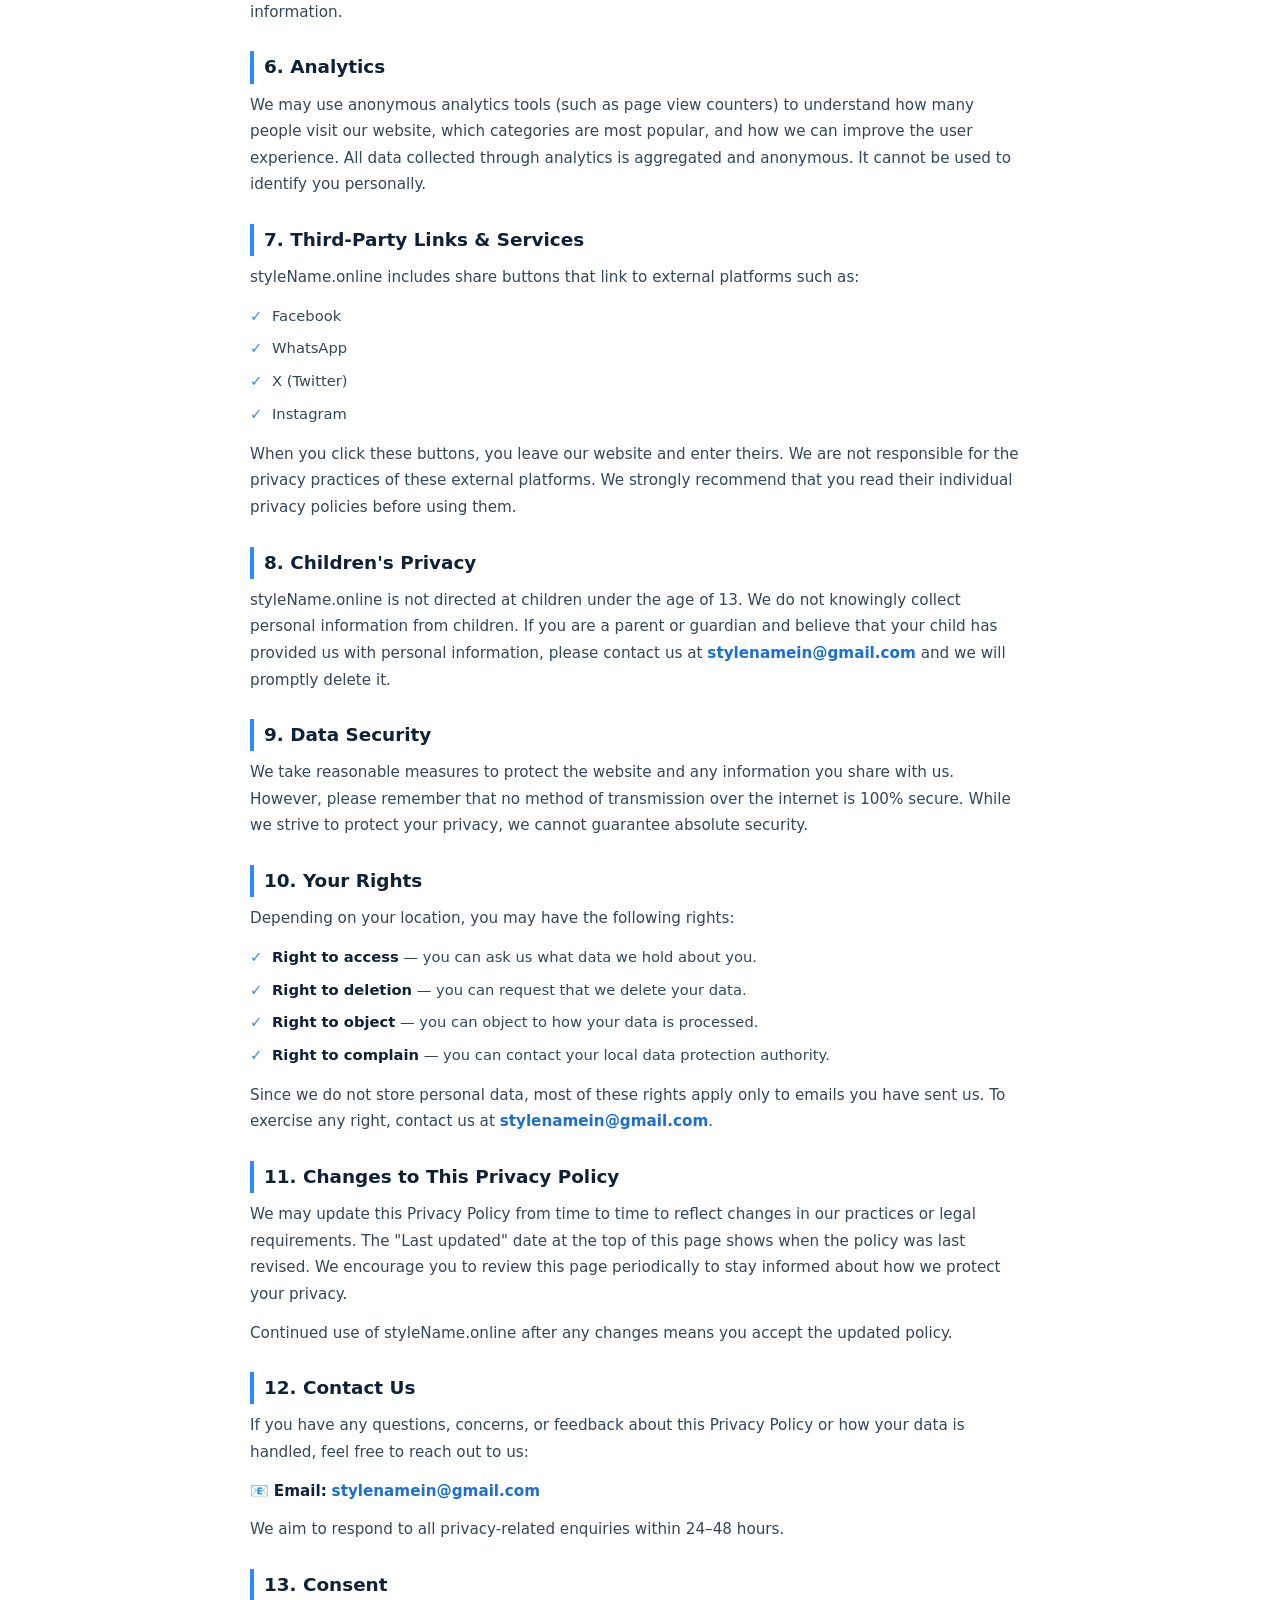
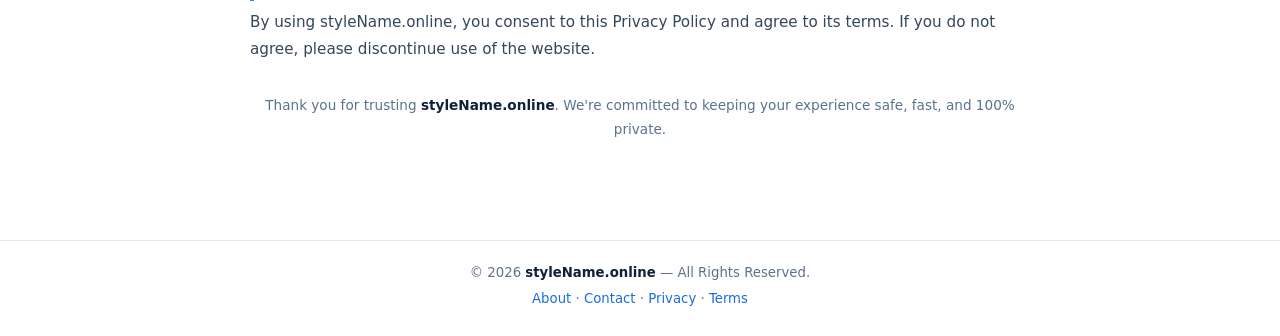
<file: privacy.html>
<!DOCTYPE html>
<html lang="en">
<head>
  <meta name="google-site-verification" content="-A2TM0O0LLWwvQS19-L1hu9vv6zQWv598u8ltBG8pI8">
<meta charset="UTF-8">
<meta name="viewport" content="width=device-width, initial-scale=1, viewport-fit=cover">
<title>Privacy Policy — styleName.online</title>
<meta name="description" content="Read the official privacy policy of styleName.online. Learn how we handle your data, cookies, local storage, and your privacy rights.">
<meta name="keywords" content="styleName.online privacy, stylish name generator privacy policy, data protection, cookies policy">
<meta name="author" content="styleName.online">
<meta name="robots" content="index, follow">
<meta name="theme-color" content="#eaf6ff">
<link rel="canonical" href="https://stylename.online/privacy.html">

<!-- Open Graph -->
<meta property="og:type" content="website">
<meta property="og:title" content="Privacy Policy — styleName.online">
<meta property="og:description" content="Learn how styleName.online handles your data. Your privacy is 100% safe.">
<meta property="og:url" content="https://stylename.online/privacy.html">
<meta property="og:site_name" content="styleName.online">

<!-- Twitter -->
<meta name="twitter:card" content="summary">
<meta name="twitter:title" content="Privacy Policy — styleName.online">
<meta name="twitter:description" content="Learn how styleName.online handles your data. Your privacy is 100% safe.">

<link rel="stylesheet" href="style.css">
</head>
<body class="page-body">

<!-- ============ NAVBAR ============ -->
<header class="nav" id="nav">
  <div class="nav-inner">
    <a class="brand" href="index.html">
      <span class="brand-dot"></span><span id="brandName">styleName.online</span>
    </a>
    <button class="menu-btn" id="menuBtn" aria-label="Open menu" aria-expanded="false">
      <span></span><span></span><span></span>
    </button>
  </div>
  <nav class="drawer" id="drawer" hidden>
    <a href="about.html">About Us</a>
    <a href="contact.html">Contact</a>
    <a href="privacy.html">Privacy Policy</a>
    <a href="terms.html">Terms &amp; Conditions</a>
    <a href="index.html#faq">FAQ</a>
  </nav>
</header>

<!-- ============ MAIN ============ -->
<main class="page-wrap">
  <a class="back-link" href="index.html">← Back to Home</a>

  <h1 class="page-title">Privacy Policy</h1>
  <p class="page-sub">Last updated: <span id="updYear">2026</span></p>

  <div class="prose page-prose">

    <p>
      Welcome to <strong>styleName.online</strong>. Your privacy is very important to us. 
      This Privacy Policy explains what information we collect, how we use it, and the 
      choices you have. By using our website, you agree to the practices described in this policy.
    </p>

    <h2>1. Introduction</h2>
    <p>
      styleName.online ("we", "us", or "our") is a free online stylish name generator that 
      helps users create 500+ Unicode fonts and fancy text styles for Instagram, Free Fire, 
      PUBG, WhatsApp, Gaming, and social media. We are committed to protecting your privacy 
      and handling your data in a transparent, safe, and responsible way.
    </p>
    <p>
      This Privacy Policy applies to all visitors of styleName.online, regardless of the 
      device or browser they use.
    </p>

    <h2>2. Information We Do NOT Collect</h2>
    <p>
      We have designed styleName.online to be privacy-first. This means we do <strong>not</strong> 
      collect or store the following:
    </p>
    <ul class="prose-list">
      <li><strong>Your name or the text you type</strong> — it is processed only in your browser, never sent to any server.</li>
      <li><strong>Your favorites</strong> — they are saved locally in your device's browser storage.</li>
      <li><strong>Your IP address</strong> — we do not log or store IP addresses.</li>
      <li><strong>Your email address</strong> — we only see it if you choose to contact us voluntarily.</li>
      <li><strong>Login credentials</strong> — we have no accounts, no signup, no passwords.</li>
      <li><strong>Personal identification details</strong> — no age, gender, or location data is collected.</li>
    </ul>

    <h2>3. Information You Provide Voluntarily</h2>
    <p>
      The only time we receive personal information from you is when you contact us directly. 
      For example:
    </p>
    <ul class="prose-list">
      <li>When you email us at <a href="mailto:stylenamein@gmail.com">stylenamein@gmail.com</a></li>
      <li>When you send us feedback, a bug report, or a business enquiry</li>
    </ul>
    <p>
      In such cases, we may receive your email address and the content of your message. 
      We use this information only to respond to your query and never share it with third 
      parties for marketing purposes.
    </p>

    <h2>4. Local Storage (Favorites)</h2>
    <p>
      styleName.online uses your browser's <strong>local storage</strong> to save the styles 
      you mark as favorites (♥). This data:
    </p>
    <ul class="prose-list">
      <li>Stays only on your device</li>
      <li>Never leaves your browser</li>
      <li>Is never uploaded to our servers</li>
      <li>Can be cleared at any time by clearing your browser data</li>
    </ul>
    <p>
      If you clear your browser cache or local storage, your favorites will be lost — and 
      we cannot recover them because we never had access to them.
    </p>

    <h2>5. Cookies</h2>
    <p>
      styleName.online does not use tracking cookies. We do not use cookies to identify 
      individual users. However, our third-party service providers (such as analytics 
      platforms) may set their own cookies to help us understand anonymous traffic 
      patterns. These cookies contain no personally identifiable information.
    </p>

    <h2>6. Analytics</h2>
    <p>
      We may use anonymous analytics tools (such as page view counters) to understand how 
      many people visit our website, which categories are most popular, and how we can 
      improve the user experience. All data collected through analytics is aggregated 
      and anonymous. It cannot be used to identify you personally.
    </p>

    <h2>7. Third-Party Links &amp; Services</h2>
    <p>
      styleName.online includes share buttons that link to external platforms such as:
    </p>
    <ul class="prose-list">
      <li>Facebook</li>
      <li>WhatsApp</li>
      <li>X (Twitter)</li>
      <li>Instagram</li>
    </ul>
    <p>
      When you click these buttons, you leave our website and enter theirs. We are not 
      responsible for the privacy practices of these external platforms. We strongly 
      recommend that you read their individual privacy policies before using them.
    </p>

    <h2>8. Children's Privacy</h2>
    <p>
      styleName.online is not directed at children under the age of 13. We do not 
      knowingly collect personal information from children. If you are a parent or 
      guardian and believe that your child has provided us with personal information, 
      please contact us at <a href="mailto:stylenamein@gmail.com">stylenamein@gmail.com</a> 
      and we will promptly delete it.
    </p>

    <h2>9. Data Security</h2>
    <p>
      We take reasonable measures to protect the website and any information you share 
      with us. However, please remember that no method of transmission over the internet 
      is 100% secure. While we strive to protect your privacy, we cannot guarantee absolute 
      security.
    </p>

    <h2>10. Your Rights</h2>
    <p>
      Depending on your location, you may have the following rights:
    </p>
    <ul class="prose-list">
      <li><strong>Right to access</strong> — you can ask us what data we hold about you.</li>
      <li><strong>Right to deletion</strong> — you can request that we delete your data.</li>
      <li><strong>Right to object</strong> — you can object to how your data is processed.</li>
      <li><strong>Right to complain</strong> — you can contact your local data protection authority.</li>
    </ul>
    <p>
      Since we do not store personal data, most of these rights apply only to emails you 
      have sent us. To exercise any right, contact us at 
      <a href="mailto:stylenamein@gmail.com">stylenamein@gmail.com</a>.
    </p>

    <h2>11. Changes to This Privacy Policy</h2>
    <p>
      We may update this Privacy Policy from time to time to reflect changes in our 
      practices or legal requirements. The "Last updated" date at the top of this page 
      shows when the policy was last revised. We encourage you to review this page 
      periodically to stay informed about how we protect your privacy.
    </p>
    <p>
      Continued use of styleName.online after any changes means you accept the updated policy.
    </p>

    <h2>12. Contact Us</h2>
    <p>
      If you have any questions, concerns, or feedback about this Privacy Policy or how 
      your data is handled, feel free to reach out to us:
    </p>
    <p>
      📧 <strong>Email:</strong> 
      <a href="mailto:stylenamein@gmail.com">stylenamein@gmail.com</a>
    </p>
    <p>
      We aim to respond to all privacy-related enquiries within 24–48 hours.
    </p>

    <h2>13. Consent</h2>
    <p>
      By using styleName.online, you consent to this Privacy Policy and agree to its terms. 
      If you do not agree, please discontinue use of the website.
    </p>

    <p style="margin-top:32px;font-size:.85rem;color:#5b7290;text-align:center;">
      Thank you for trusting <strong>styleName.online</strong>. We're committed to keeping 
      your experience safe, fast, and 100% private.
    </p>

  </div>
</main>

<!-- ============ FOOTER ============ -->
<footer class="footer">
  <p>© <span id="year"></span> <strong>styleName.online</strong> — All Rights Reserved.</p>
  <p class="foot-links">
    <a href="about.html">About</a> · <a href="contact.html">Contact</a> ·
    <a href="privacy.html">Privacy</a> · <a href="terms.html">Terms</a>
  </p>
</footer>

<script>
  document.getElementById('year').textContent = new Date().getFullYear();
  document.getElementById('updYear').textContent = new Date().getFullYear();
  const menuBtn = document.getElementById('menuBtn');
  const drawer = document.getElementById('drawer');
  menuBtn.addEventListener('click', () => {
    const open = menuBtn.getAttribute('aria-expanded') === 'true';
    menuBtn.setAttribute('aria-expanded', String(!open));
    drawer.hidden = open;
  });
</script>
</body>
</html>
</file>
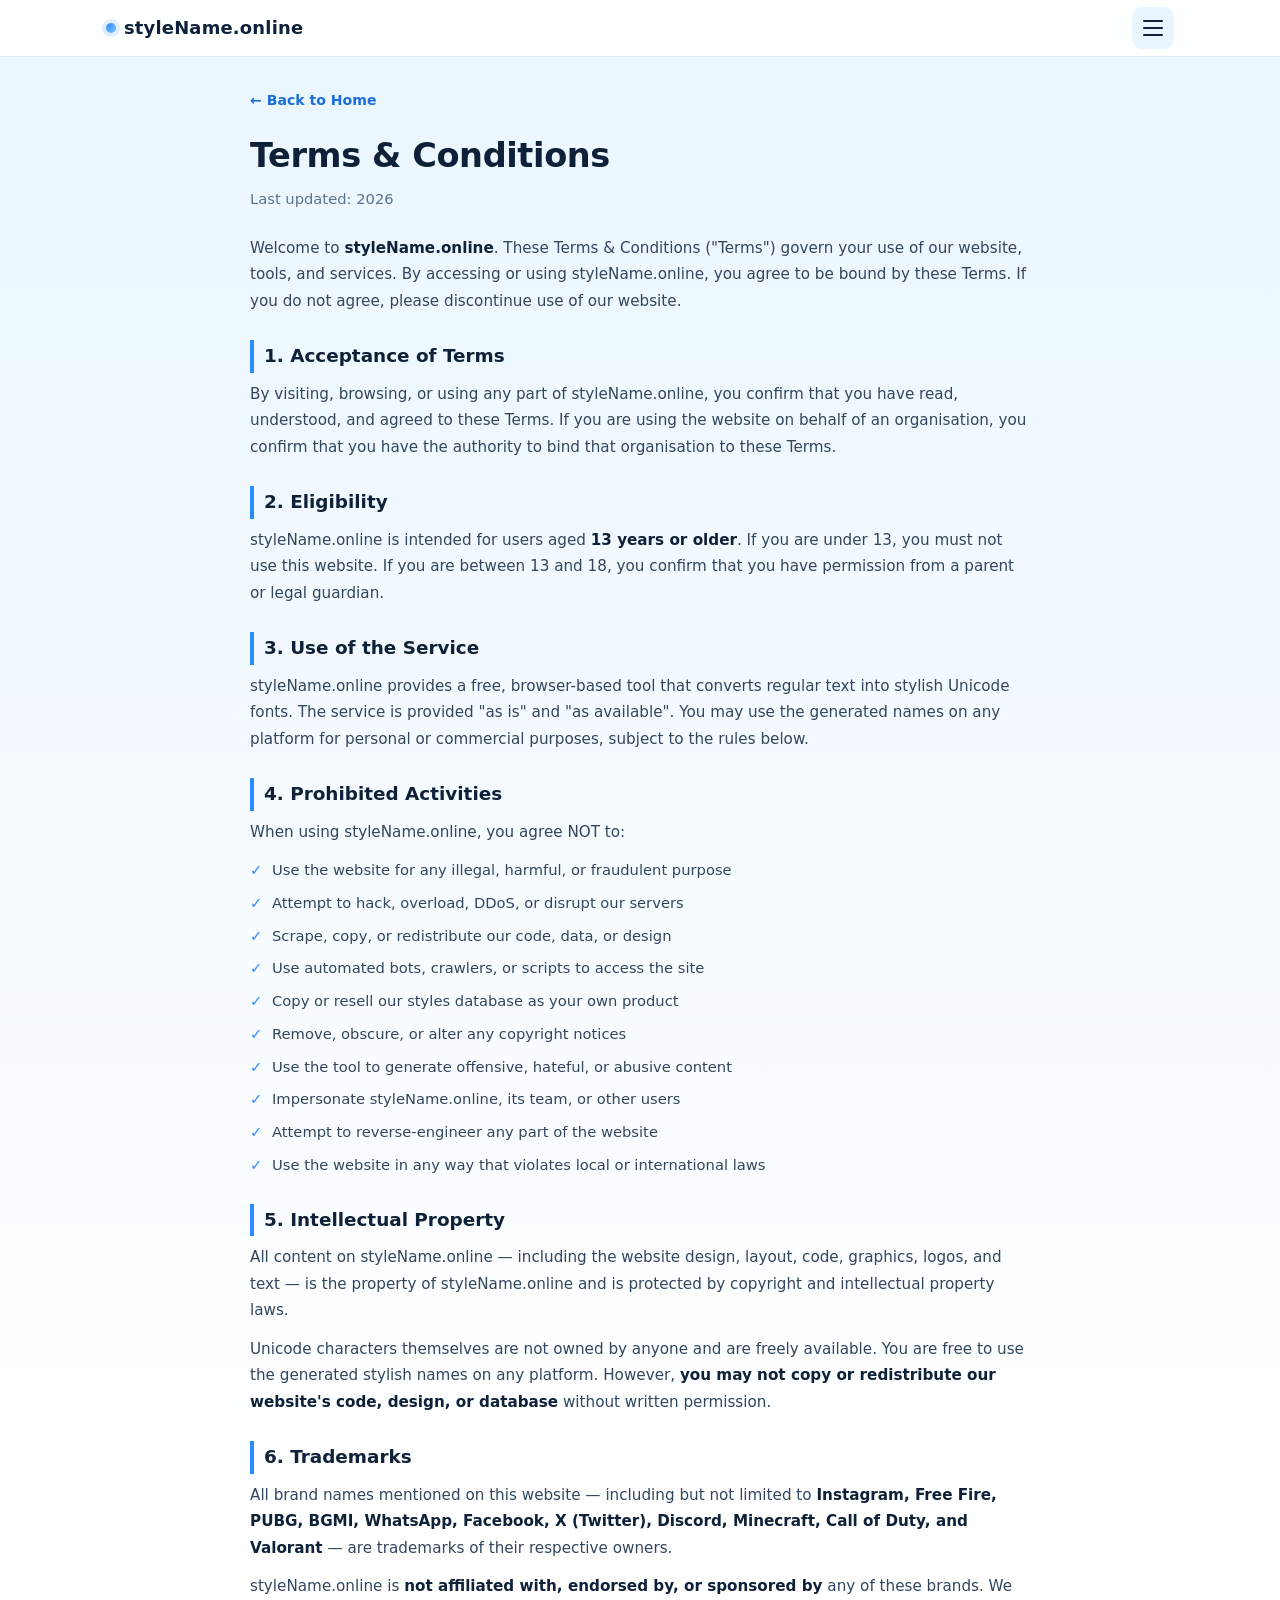
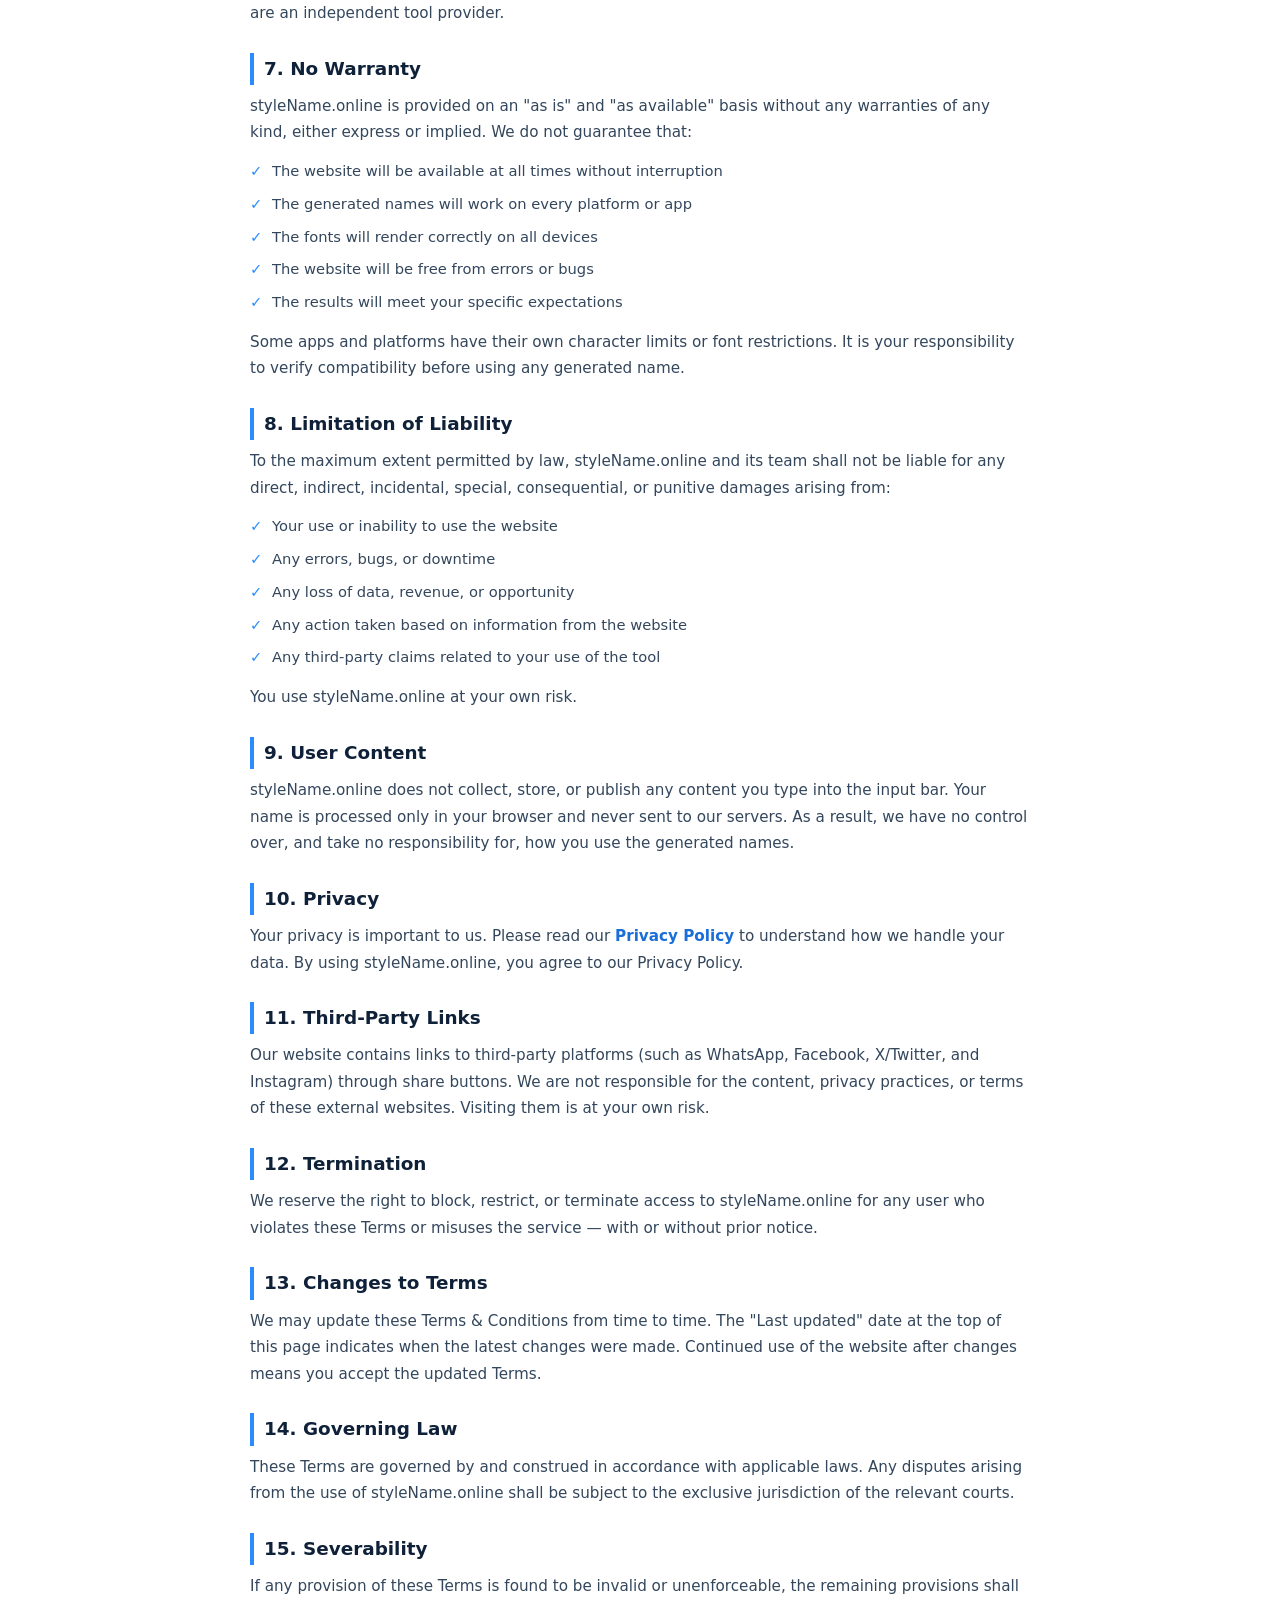
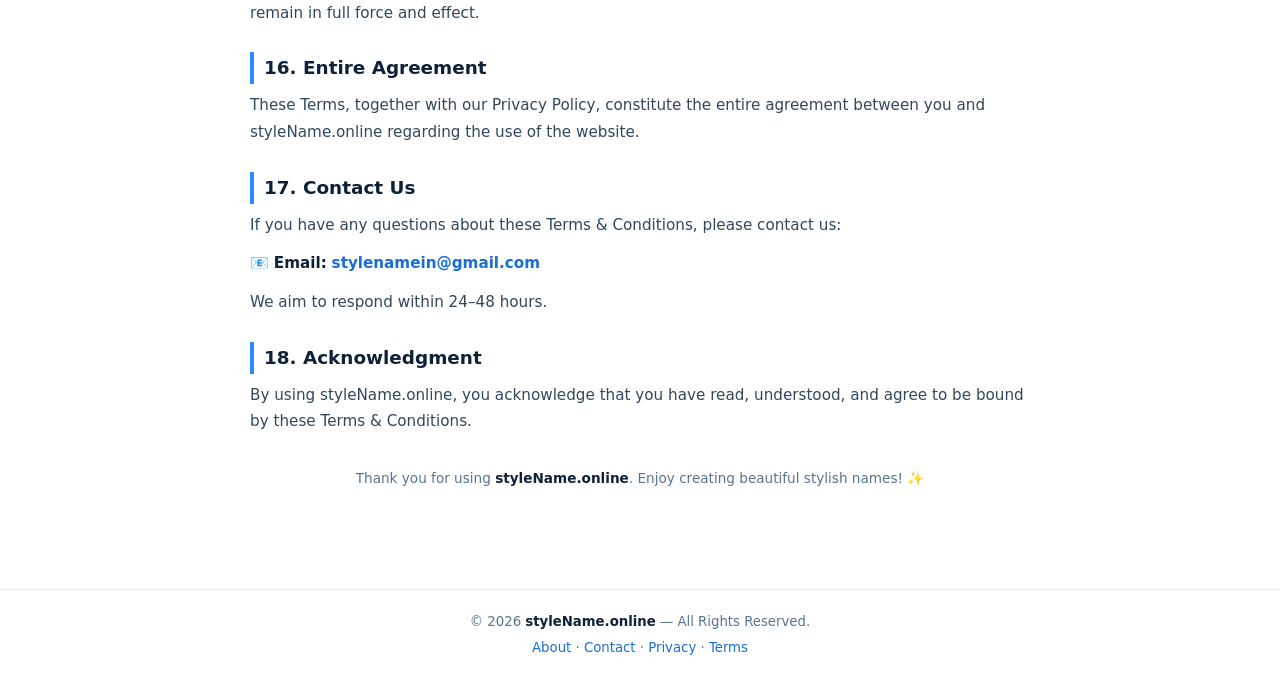
<file: terms.html>
<!DOCTYPE html>
<html lang="en">
<head>
  <meta name="google-site-verification" content="-A2TM0O0LLWwvQS19-L1hu9vv6zQWv598u8ltBG8pI8">
<meta charset="UTF-8">
<meta name="viewport" content="width=device-width, initial-scale=1, viewport-fit=cover">
<title>Terms &amp; Conditions — styleName.online</title>
<meta name="description" content="Read the official terms and conditions for using styleName.online, the free stylish name generator for Instagram, Free Fire, PUBG and gaming.">
<meta name="keywords" content="styleName.online terms, terms and conditions, stylish name generator terms, usage rules">
<meta name="author" content="styleName.online">
<meta name="robots" content="index, follow">
<meta name="theme-color" content="#eaf6ff">
<link rel="canonical" href="https://stylename.online/terms.html">

<!-- Open Graph -->
<meta property="og:type" content="website">
<meta property="og:title" content="Terms &amp; Conditions — styleName.online">
<meta property="og:description" content="Read the official terms and conditions for using styleName.online.">
<meta property="og:url" content="https://stylename.online/terms.html">
<meta property="og:site_name" content="styleName.online">

<!-- Twitter -->
<meta name="twitter:card" content="summary">
<meta name="twitter:title" content="Terms &amp; Conditions — styleName.online">
<meta name="twitter:description" content="Read the official terms and conditions for using styleName.online.">

<link rel="stylesheet" href="style.css">
</head>
<body class="page-body">

<!-- ============ NAVBAR ============ -->
<header class="nav" id="nav">
  <div class="nav-inner">
    <a class="brand" href="index.html">
      <span class="brand-dot"></span><span id="brandName">styleName.online</span>
    </a>
    <button class="menu-btn" id="menuBtn" aria-label="Open menu" aria-expanded="false">
      <span></span><span></span><span></span>
    </button>
  </div>
  <nav class="drawer" id="drawer" hidden>
    <a href="about.html">About Us</a>
    <a href="contact.html">Contact</a>
    <a href="privacy.html">Privacy Policy</a>
    <a href="terms.html">Terms &amp; Conditions</a>
    <a href="index.html#faq">FAQ</a>
  </nav>
</header>

<!-- ============ MAIN ============ -->
<main class="page-wrap">
  <a class="back-link" href="index.html">← Back to Home</a>

  <h1 class="page-title">Terms &amp; Conditions</h1>
  <p class="page-sub">Last updated: <span id="updYear">2026</span></p>

  <div class="prose page-prose">

    <p>
      Welcome to <strong>styleName.online</strong>. These Terms &amp; Conditions ("Terms") 
      govern your use of our website, tools, and services. By accessing or using 
      styleName.online, you agree to be bound by these Terms. If you do not agree, 
      please discontinue use of our website.
    </p>

    <h2>1. Acceptance of Terms</h2>
    <p>
      By visiting, browsing, or using any part of styleName.online, you confirm that you 
      have read, understood, and agreed to these Terms. If you are using the website on 
      behalf of an organisation, you confirm that you have the authority to bind that 
      organisation to these Terms.
    </p>

    <h2>2. Eligibility</h2>
    <p>
      styleName.online is intended for users aged <strong>13 years or older</strong>. 
      If you are under 13, you must not use this website. If you are between 13 and 18, 
      you confirm that you have permission from a parent or legal guardian.
    </p>

    <h2>3. Use of the Service</h2>
    <p>
      styleName.online provides a free, browser-based tool that converts regular text into 
      stylish Unicode fonts. The service is provided "as is" and "as available". 
      You may use the generated names on any platform for personal or commercial purposes, 
      subject to the rules below.
    </p>

    <h2>4. Prohibited Activities</h2>
    <p>When using styleName.online, you agree NOT to:</p>
    <ul class="prose-list">
      <li>Use the website for any illegal, harmful, or fraudulent purpose</li>
      <li>Attempt to hack, overload, DDoS, or disrupt our servers</li>
      <li>Scrape, copy, or redistribute our code, data, or design</li>
      <li>Use automated bots, crawlers, or scripts to access the site</li>
      <li>Copy or resell our styles database as your own product</li>
      <li>Remove, obscure, or alter any copyright notices</li>
      <li>Use the tool to generate offensive, hateful, or abusive content</li>
      <li>Impersonate styleName.online, its team, or other users</li>
      <li>Attempt to reverse-engineer any part of the website</li>
      <li>Use the website in any way that violates local or international laws</li>
    </ul>

    <h2>5. Intellectual Property</h2>
    <p>
      All content on styleName.online — including the website design, layout, code, 
      graphics, logos, and text — is the property of styleName.online and is protected 
      by copyright and intellectual property laws.
    </p>
    <p>
      Unicode characters themselves are not owned by anyone and are freely available. 
      You are free to use the generated stylish names on any platform. However, 
      <strong>you may not copy or redistribute our website's code, design, or database</strong> 
      without written permission.
    </p>

    <h2>6. Trademarks</h2>
    <p>
      All brand names mentioned on this website — including but not limited to 
      <strong>Instagram, Free Fire, PUBG, BGMI, WhatsApp, Facebook, X (Twitter), 
      Discord, Minecraft, Call of Duty, and Valorant</strong> — are trademarks of 
      their respective owners.
    </p>
    <p>
      styleName.online is <strong>not affiliated with, endorsed by, or sponsored by</strong> 
      any of these brands. We are an independent tool provider.
    </p>

    <h2>7. No Warranty</h2>
    <p>
      styleName.online is provided on an "as is" and "as available" basis without any 
      warranties of any kind, either express or implied. We do not guarantee that:
    </p>
    <ul class="prose-list">
      <li>The website will be available at all times without interruption</li>
      <li>The generated names will work on every platform or app</li>
      <li>The fonts will render correctly on all devices</li>
      <li>The website will be free from errors or bugs</li>
      <li>The results will meet your specific expectations</li>
    </ul>
    <p>
      Some apps and platforms have their own character limits or font restrictions. 
      It is your responsibility to verify compatibility before using any generated name.
    </p>

    <h2>8. Limitation of Liability</h2>
    <p>
      To the maximum extent permitted by law, styleName.online and its team shall not be 
      liable for any direct, indirect, incidental, special, consequential, or punitive 
      damages arising from:
    </p>
    <ul class="prose-list">
      <li>Your use or inability to use the website</li>
      <li>Any errors, bugs, or downtime</li>
      <li>Any loss of data, revenue, or opportunity</li>
      <li>Any action taken based on information from the website</li>
      <li>Any third-party claims related to your use of the tool</li>
    </ul>
    <p>
      You use styleName.online at your own risk.
    </p>

    <h2>9. User Content</h2>
    <p>
      styleName.online does not collect, store, or publish any content you type into the 
      input bar. Your name is processed only in your browser and never sent to our servers. 
      As a result, we have no control over, and take no responsibility for, how you use 
      the generated names.
    </p>

    <h2>10. Privacy</h2>
    <p>
      Your privacy is important to us. Please read our 
      <a href="privacy.html">Privacy Policy</a> to understand how we handle your data. 
      By using styleName.online, you agree to our Privacy Policy.
    </p>

    <h2>11. Third-Party Links</h2>
    <p>
      Our website contains links to third-party platforms (such as WhatsApp, Facebook, 
      X/Twitter, and Instagram) through share buttons. We are not responsible for the 
      content, privacy practices, or terms of these external websites. Visiting them is 
      at your own risk.
    </p>

    <h2>12. Termination</h2>
    <p>
      We reserve the right to block, restrict, or terminate access to styleName.online 
      for any user who violates these Terms or misuses the service — with or without 
      prior notice.
    </p>

    <h2>13. Changes to Terms</h2>
    <p>
      We may update these Terms &amp; Conditions from time to time. The "Last updated" 
      date at the top of this page indicates when the latest changes were made. 
      Continued use of the website after changes means you accept the updated Terms.
    </p>

    <h2>14. Governing Law</h2>
    <p>
      These Terms are governed by and construed in accordance with applicable laws. 
      Any disputes arising from the use of styleName.online shall be subject to the 
      exclusive jurisdiction of the relevant courts.
    </p>

    <h2>15. Severability</h2>
    <p>
      If any provision of these Terms is found to be invalid or unenforceable, the 
      remaining provisions shall remain in full force and effect.
    </p>

    <h2>16. Entire Agreement</h2>
    <p>
      These Terms, together with our Privacy Policy, constitute the entire agreement 
      between you and styleName.online regarding the use of the website.
    </p>

    <h2>17. Contact Us</h2>
    <p>
      If you have any questions about these Terms &amp; Conditions, please contact us:
    </p>
    <p>
      📧 <strong>Email:</strong> 
      <a href="mailto:stylenamein@gmail.com">stylenamein@gmail.com</a>
    </p>
    <p>
      We aim to respond within 24–48 hours.
    </p>

    <h2>18. Acknowledgment</h2>
    <p>
      By using styleName.online, you acknowledge that you have read, understood, and 
      agree to be bound by these Terms &amp; Conditions.
    </p>

    <p style="margin-top:32px;font-size:.85rem;color:#5b7290;text-align:center;">
      Thank you for using <strong>styleName.online</strong>. Enjoy creating beautiful 
      stylish names! ✨
    </p>

  </div>
</main>

<!-- ============ FOOTER ============ -->
<footer class="footer">
  <p>© <span id="year"></span> <strong>styleName.online</strong> — All Rights Reserved.</p>
  <p class="foot-links">
    <a href="about.html">About</a> · <a href="contact.html">Contact</a> ·
    <a href="privacy.html">Privacy</a> · <a href="terms.html">Terms</a>
  </p>
</footer>

<script>
  document.getElementById('year').textContent = new Date().getFullYear();
  document.getElementById('updYear').textContent = new Date().getFullYear();
  const menuBtn = document.getElementById('menuBtn');
  const drawer = document.getElementById('drawer');
  menuBtn.addEventListener('click', () => {
    const open = menuBtn.getAttribute('aria-expanded') === 'true';
    menuBtn.setAttribute('aria-expanded', String(!open));
    drawer.hidden = open;
  });
</script>
</body>
</html>
</file>
<file: style.css>
/* ========== RESET & THEME ========== */
*,*::before,*::after{box-sizing:border-box;margin:0;padding:0}
:root{
  --sky:#eaf6ff;
  --sky-2:#d6ecff;
  --blue:#2b8cff;
  --blue-dark:#1a6ed8;
  --ink:#0f2138;
  --muted:#5b7290;
  --card:#ffffff;
  --line:#dceaf7;
  --shadow:0 2px 10px rgba(43,140,255,.08);
  --radius:14px;
  --nav-h:56px;
  --cat-h:52px;
  --bottom-h:64px;
}
html{scroll-behavior:smooth;-webkit-text-size-adjust:100%}
body{
  font-family:'Segoe UI',system-ui,-apple-system,'Helvetica Neue',Arial,sans-serif;
  background:linear-gradient(180deg,var(--sky) 0%,#ffffff 40%);
  color:var(--ink);
  line-height:1.55;
  padding-top:calc(var(--nav-h) + var(--cat-h));
  padding-bottom:calc(var(--bottom-h) + 16px);
  min-height:100vh;
  overflow-x:hidden;
}
img{max-width:100%;display:block}
a{color:var(--blue-dark);text-decoration:none}
a:hover{text-decoration:underline}
button{font:inherit;cursor:pointer;border:none;background:none;color:inherit}

/* ========== NAVBAR ========== */
.nav{
  position:fixed;top:0;left:0;right:0;z-index:50;
  background:rgba(255,255,255,.92);
  backdrop-filter:blur(10px);
  -webkit-backdrop-filter:blur(10px);
  border-bottom:1px solid var(--line);
}
.nav-inner{
  height:var(--nav-h);
  max-width:1100px;margin:0 auto;padding:0 16px;
  display:flex;align-items:center;justify-content:space-between;
}
.brand{
  display:flex;align-items:center;gap:8px;
  font-weight:800;font-size:1.12rem;letter-spacing:.2px;
  color:var(--ink);
}
.brand:hover{text-decoration:none}
.brand-dot{
  width:10px;height:10px;border-radius:50%;
  background:linear-gradient(135deg,var(--blue),#7cc2ff);
  box-shadow:0 0 0 4px rgba(43,140,255,.15);
}
.menu-btn{
  width:42px;height:42px;border-radius:10px;
  display:flex;flex-direction:column;justify-content:center;align-items:center;gap:5px;
  background:var(--sky);
}
.menu-btn span{
  display:block;width:20px;height:2px;border-radius:2px;
  background:var(--ink);transition:.25s;
}
.menu-btn[aria-expanded="true"] span:nth-child(1){transform:translateY(7px) rotate(45deg)}
.menu-btn[aria-expanded="true"] span:nth-child(2){opacity:0}
.menu-btn[aria-expanded="true"] span:nth-child(3){transform:translateY(-7px) rotate(-45deg)}

.drawer{
  position:absolute;top:var(--nav-h);right:12px;
  background:#fff;border:1px solid var(--line);border-radius:12px;
  box-shadow:0 8px 24px rgba(15,33,56,.12);
  padding:8px;min-width:190px;
  display:flex;flex-direction:column;
  animation:fadeDown .18s ease;
}
.drawer[hidden]{display:none}
.drawer a{
  padding:10px 12px;border-radius:8px;color:var(--ink);
  font-size:.95rem;font-weight:500;
}
.drawer a:hover{background:var(--sky);text-decoration:none}
@keyframes fadeDown{from{opacity:0;transform:translateY(-6px)}to{opacity:1;transform:none}}

/* ========== CATEGORY BAR ========== */
.catbar{
  position:fixed;top:var(--nav-h);left:0;right:0;z-index:45;
  background:rgba(234,246,255,.95);
  backdrop-filter:blur(8px);
  -webkit-backdrop-filter:blur(8px);
  border-bottom:1px solid var(--line);
  height:var(--cat-h);
  display:flex;align-items:center;gap:10px;
  padding:0 12px;
}
.cat-current{
  display:flex;align-items:center;gap:6px;
  font-size:.82rem;font-weight:700;color:var(--blue-dark);
  white-space:nowrap;flex-shrink:0;
  background:#fff;border:1px solid var(--line);
  padding:4px 10px;border-radius:999px;
}
.pulse{
  width:7px;height:7px;border-radius:50%;background:var(--blue);
  animation:pulse 1.6s ease-in-out infinite;
}
@keyframes pulse{0%,100%{opacity:1;transform:scale(1)}50%{opacity:.4;transform:scale(.7)}}
.cat-scroll{
  display:flex;gap:8px;overflow-x:auto;scroll-behavior:smooth;
  -webkit-overflow-scrolling:touch;
  scrollbar-width:none;
  padding:4px 2px;
  flex:1;
}
.cat-scroll::-webkit-scrollbar{display:none}
.cat-chip{
  flex-shrink:0;
  padding:7px 14px;border-radius:999px;
  background:#fff;border:1px solid var(--line);
  font-size:.85rem;font-weight:600;color:var(--muted);
  white-space:nowrap;transition:.2s;
}
.cat-chip:hover{color:var(--blue-dark);border-color:var(--blue)}
.cat-chip.active{
  background:var(--blue);color:#fff;border-color:var(--blue);
  box-shadow:0 3px 10px rgba(43,140,255,.3);
}

/* ========== MAIN ========== */
main{max-width:900px;margin:0 auto;padding:16px 14px 0}

.hero{
  text-align:center;padding:18px 8px 22px;
}
.hero h1{
  font-size:clamp(1.5rem,5vw,2.1rem);
  font-weight:800;letter-spacing:-.5px;line-height:1.2;
  color:var(--ink);
}
.hero h1 span{
  background:linear-gradient(135deg,var(--blue),#7cc2ff);
  -webkit-background-clip:text;background-clip:text;color:transparent;
}
.hero p{
  margin-top:8px;font-size:.92rem;color:var(--muted);
  max-width:520px;margin-left:auto;margin-right:auto;
}

/* ========== SECTION TITLES ========== */
.sec-title{
  font-size:1.1rem;font-weight:800;color:var(--ink);
  margin:22px 0 12px;padding-left:10px;
  border-left:4px solid var(--blue);line-height:1.2;
}

/* ========== CATEGORY SECTION ========== */
.cat-section{padding:4px 0 12px;scroll-margin-top:calc(var(--nav-h) + var(--cat-h) + 8px)}
.cat-head{
  display:flex;align-items:center;justify-content:space-between;
  gap:10px;margin-bottom:12px;
}
.cat-head h2{
  font-size:1.15rem;font-weight:800;color:var(--ink);
  display:flex;align-items:center;gap:8px;
}
.cat-head h2 .emoji{font-size:1.2rem}
.cat-count{
  font-size:.75rem;font-weight:600;color:var(--muted);
  background:var(--sky);padding:3px 10px;border-radius:999px;
}

/* ========== STYLE GRID ========== */
.style-grid{
  display:grid;grid-template-columns:1fr;gap:10px;
}
.style-card{
  background:var(--card);
  border:1px solid var(--line);
  border-radius:var(--radius);
  padding:12px 12px 10px;
  box-shadow:var(--shadow);
  transition:.18s;
  animation:fadeUp .3s ease both;
}
.style-card:hover{border-color:#b9dcff;transform:translateY(-1px)}
@keyframes fadeUp{from{opacity:0;transform:translateY(8px)}to{opacity:1;transform:none}}

.style-text{
  font-size:1.05rem;line-height:1.5;
  word-break:break-word;overflow-wrap:anywhere;
  color:var(--ink);
  padding:8px 10px;border-radius:10px;
  background:linear-gradient(135deg,#f7fbff,#eef7ff);
  border:1px dashed #cfe5fb;
  min-height:44px;
  display:flex;align-items:center;
  user-select:all;
  -webkit-user-select:all;
}
.style-actions{
  display:flex;gap:8px;margin-top:9px;
}
.act-btn{
  flex:1;
  display:inline-flex;align-items:center;justify-content:center;gap:5px;
  padding:8px 10px;border-radius:9px;
  font-size:.82rem;font-weight:700;
  background:var(--sky);color:var(--blue-dark);
  border:1px solid var(--line);
  transition:.15s;
}
.act-btn:hover{background:var(--sky-2)}
.act-btn.copied{background:#d9f7e3;color:#0f8a3c;border-color:#b7ebc8}
.act-btn.fav{flex:0 0 auto;padding:8px 12px}
.act-btn.fav.on{background:#ffe6ee;color:#e0336e;border-color:#ffc8d8}

/* ========== MORE BUTTON ========== */
.more-wrap{text-align:center;margin-top:12px}
.more-btn{
  display:inline-flex;align-items:center;gap:6px;
  padding:9px 22px;border-radius:999px;
  background:var(--blue);color:#fff;
  font-size:.85rem;font-weight:700;
  box-shadow:0 4px 12px rgba(43,140,255,.3);
  transition:.18s;
}
.more-btn:hover{background:var(--blue-dark);transform:translateY(-1px)}
.more-btn.less{background:#fff;color:var(--blue-dark);border:1px solid var(--blue);box-shadow:none}

/* ========== TRENDING ========== */
.trend-wrap{margin-top:16px}
.trend-title{
  font-size:.9rem;font-weight:800;color:var(--muted);
  text-transform:uppercase;letter-spacing:.6px;
  margin-bottom:8px;display:flex;align-items:center;gap:6px;
}
.trend-grid{display:grid;grid-template-columns:1fr;gap:8px}
.trend-item{
  background:#fff;border:1px solid var(--line);border-radius:11px;
  padding:10px 12px;font-size:.95rem;
  display:flex;align-items:center;justify-content:space-between;gap:8px;
  word-break:break-word;overflow-wrap:anywhere;
  animation:fadeUp .3s ease both;
}
.trend-item .t-txt{flex:1;user-select:all;-webkit-user-select:all}
.trend-item .t-copy{
  flex-shrink:0;width:34px;height:34px;border-radius:9px;
  background:var(--sky);color:var(--blue-dark);
  display:inline-flex;align-items:center;justify-content:center;
  font-size:.9rem;transition:.15s;
}
.trend-item .t-copy:hover{background:var(--sky-2)}
.trend-item .t-copy.copied{background:#d9f7e3;color:#0f8a3c}

/* ========== FAVORITES ========== */
.fav-wrap{margin-top:8px}
.fav-wrap[hidden]{display:none}

/* ========== PAGE BLOCKS ========== */
.page-block{
  margin-top:26px;
  scroll-margin-top:calc(var(--nav-h) + var(--cat-h) + 8px);
}
.prose{font-size:.93rem;color:var(--muted);line-height:1.7}
.prose p{margin-bottom:10px}
.prose strong{color:var(--ink)}

/* ========== FAQ ========== */
.faq-list{display:flex;flex-direction:column;gap:9px}
.faq-item{
  background:#fff;border:1px solid var(--line);border-radius:12px;
  overflow:hidden;box-shadow:var(--shadow);
}
.faq-q{
  width:100%;text-align:left;
  padding:13px 14px;font-size:.92rem;font-weight:700;color:var(--ink);
  display:flex;align-items:center;justify-content:space-between;gap:10px;
}
.faq-q .arrow{
  flex-shrink:0;width:22px;height:22px;border-radius:50%;
  background:var(--sky);color:var(--blue-dark);
  display:inline-flex;align-items:center;justify-content:center;
  font-size:.75rem;transition:.25s;
}
.faq-item.open .faq-q .arrow{transform:rotate(180deg)}
.faq-a{
  max-height:0;overflow:hidden;
  transition:max-height .28s ease,padding .28s ease;
  font-size:.88rem;color:var(--muted);
  padding:0 14px;
}
.faq-item.open .faq-a{max-height:320px;padding:0 14px 13px}

/* ========== WHY GRID ========== */
.why-grid{display:grid;grid-template-columns:1fr;gap:10px}
.why-card{
  background:#fff;border:1px solid var(--line);border-radius:12px;
  padding:13px 14px;box-shadow:var(--shadow);
}
.why-card h3{font-size:.95rem;font-weight:800;margin-bottom:4px;color:var(--ink)}
.why-card p{font-size:.85rem;color:var(--muted)}

/* ========== TIPS ========== */
.tip-list{list-style:none;display:flex;flex-direction:column;gap:8px}
.tip-list li{
  background:#fff;border:1px solid var(--line);border-radius:11px;
  padding:11px 13px;font-size:.88rem;color:var(--muted);
  display:flex;gap:9px;align-items:flex-start;
}
.tip-list li::before{content:"✓";color:var(--blue);font-weight:800;flex-shrink:0}

/* ========== SHARE ========== */
.share-row{display:flex;flex-wrap:wrap;gap:9px}
.share-btn{
  display:inline-flex;align-items:center;gap:7px;
  padding:10px 16px;border-radius:999px;
  font-size:.85rem;font-weight:700;color:#fff;
  background:var(--blue);
  transition:.18s;
}
.share-btn:hover{transform:translateY(-1px);text-decoration:none}
.share-btn.fb{background:#1877f2}
.share-btn.wa{background:#25d366}
.share-btn.tw{background:#0f1419}
.share-btn.ig{background:linear-gradient(45deg,#f09433,#e6683c,#dc2743,#cc2366,#bc1888)}
.share-btn.cp{background:#5b7290}

/* ========== FOOTER ========== */
.footer{
  margin-top:36px;
  padding:22px 16px 26px;
  text-align:center;
  border-top:1px solid var(--line);
  background:#fff;
  font-size:.83rem;color:var(--muted);
}
.footer strong{color:var(--ink)}
.foot-links{margin-top:6px}
.foot-links a{color:var(--blue-dark)}

/* ========== FLOATING BUTTONS ========== */
.fab{
  position:fixed;right:14px;z-index:40;
  width:46px;height:46px;border-radius:50%;
  background:var(--blue);color:#fff;
  font-size:1.15rem;font-weight:700;
  box-shadow:0 6px 18px rgba(43,140,255,.4);
  display:flex;align-items:center;justify-content:center;
  transition:.2s;
}
.fab:hover{transform:translateY(-2px);background:var(--blue-dark)}
.fab-top{bottom:calc(var(--bottom-h) + 74px);opacity:0;pointer-events:none}
.fab-top.show{opacity:1;pointer-events:auto}
.fab-add{bottom:calc(var(--bottom-h) + 20px)}

/* ========== BOTTOM BAR ========== */
.bottom-bar{
  position:fixed;left:0;right:0;bottom:0;z-index:50;
  background:rgba(255,255,255,.96);
  backdrop-filter:blur(12px);
  -webkit-backdrop-filter:blur(12px);
  border-top:1px solid var(--line);
  padding:9px 12px calc(9px + env(safe-area-inset-bottom));
  box-shadow:0 -4px 20px rgba(15,33,56,.06);
}
.bb-inner{
  max-width:900px;margin:0 auto;
  display:flex;gap:9px;align-items:center;
}
.bb-input{
  flex:1;display:flex;align-items:center;gap:8px;
  background:var(--sky);
  border:1.5px solid var(--line);
  border-radius:12px;
  padding:0 10px;height:46px;
  transition:.2s;
}
.bb-input:focus-within{
  border-color:var(--blue);
  background:#fff;
  box-shadow:0 0 0 3px rgba(43,140,255,.12);
}
.bb-icon{font-size:.95rem;color:var(--blue);flex-shrink:0}
.bb-input input{
  flex:1;border:none;background:transparent;outline:none;
  font-size:1rem;color:var(--ink);min-width:0;
  font-weight:600;
}
.bb-input input::placeholder{color:#8aa4c0;font-weight:500}
.bb-clear{
  flex-shrink:0;width:24px;height:24px;border-radius:50%;
  background:#cfe2f5;color:#4a6c8f;
  font-size:.7rem;display:none;
  align-items:center;justify-content:center;
}
.bb-input.has-value .bb-clear{display:inline-flex}
.bb-btn{
  flex-shrink:0;height:46px;padding:0 20px;
  border-radius:12px;
  background:linear-gradient(135deg,var(--blue),#4aa3ff);
  color:#fff;font-size:.92rem;font-weight:800;
  box-shadow:0 4px 14px rgba(43,140,255,.35);
  transition:.18s;
}
.bb-btn:hover{transform:translateY(-1px);box-shadow:0 6px 18px rgba(43,140,255,.45)}
.bb-btn:active{transform:translateY(0)}

/* ========== TOAST ========== */
.toast{
  position:fixed;left:50%;bottom:calc(var(--bottom-h) + 20px);
  transform:translateX(-50%) translateY(20px);
  background:var(--ink);color:#fff;
  padding:10px 20px;border-radius:999px;
  font-size:.85rem;font-weight:600;
  z-index:80;opacity:0;pointer-events:none;
  transition:.28s;
  box-shadow:0 8px 24px rgba(15,33,56,.3);
  white-space:nowrap;max-width:90vw;
}
.toast.show{opacity:1;transform:translateX(-50%) translateY(0)}

/* ========== TABLET ========== */
@media(min-width:600px){
  .style-grid{grid-template-columns:1fr 1fr}
  .trend-grid{grid-template-columns:1fr 1fr}
  .why-grid{grid-template-columns:1fr 1fr}
  .hero p{font-size:1rem}
}

/* ========== DESKTOP ========== */
@media(min-width:900px){
  main{padding:20px 20px 0}
  .style-grid{grid-template-columns:1fr 1fr 1fr}
  .hero{padding:32px 8px 30px}
  .fab{right:calc(50% - 470px)}
}
@media(min-width:1100px){
  .fab{right:calc(50% - 560px)}
}


/* ========== PAGE STYLES (about, contact, privacy, terms) ========== */
.page-body {
  padding-top: var(--nav-h);
  padding-bottom: 0;
}
.page-wrap {
  max-width: 820px;
  margin: 0 auto;
  padding: 24px 18px 40px;
}
.back-link {
  display: inline-block;
  font-size: .88rem;
  font-weight: 600;
  color: var(--blue-dark);
  margin-bottom: 18px;
}
.back-link:hover { text-decoration: none; opacity: .8; }

.page-title {
  font-size: clamp(1.6rem, 5vw, 2.1rem);
  font-weight: 800;
  color: var(--ink);
  margin-bottom: 6px;
  letter-spacing: -.4px;
}
.page-sub {
  font-size: .92rem;
  color: var(--muted);
  margin-bottom: 24px;
}
.page-prose {
  font-size: .95rem;
  line-height: 1.75;
  color: #33465c;
}
.page-prose h2 {
  font-size: 1.15rem;
  font-weight: 800;
  color: var(--ink);
  margin: 26px 0 8px;
  padding-left: 10px;
  border-left: 4px solid var(--blue);
}
.page-prose h2:first-child { margin-top: 0; }
.page-prose p { margin-bottom: 12px; }
.page-prose a { color: var(--blue-dark); font-weight: 600; }
.page-prose strong { color: var(--ink); }

.prose-list {
  list-style: none;
  padding: 0;
  margin: 8px 0 14px;
  display: flex;
  flex-direction: column;
  gap: 7px;
}
.prose-list li {
  position: relative;
  padding-left: 22px;
  font-size: .92rem;
  color: #33465c;
}
.prose-list li::before {
  content: "✓";
  position: absolute;
  left: 0;
  color: var(--blue);
  font-weight: 800;
}

/* Contact cards */
.contact-cards {
  display: grid;
  grid-template-columns: 1fr;
  gap: 12px;
  margin: 18px 0 24px;
}
.contact-card {
  background: #fff;
  border: 1px solid var(--line);
  border-radius: 14px;
  padding: 18px 16px;
  text-align: center;
  box-shadow: var(--shadow);
  transition: .2s;
}
.contact-card:hover {
  transform: translateY(-2px);
  border-color: #b9dcff;
}
.contact-icon {
  font-size: 1.6rem;
  margin-bottom: 6px;
}
.contact-card h3 {
  font-size: .98rem;
  font-weight: 800;
  color: var(--ink);
  margin-bottom: 4px;
}
.contact-card p {
  font-size: .86rem;
  color: var(--muted);
  margin: 0;
}
.contact-card a { color: var(--blue-dark); font-weight: 600; }

@media (min-width: 600px) {
  .contact-cards { grid-template-columns: 1fr 1fr 1fr; }
  .page-wrap { padding: 32px 20px 50px; }
}
</file>
